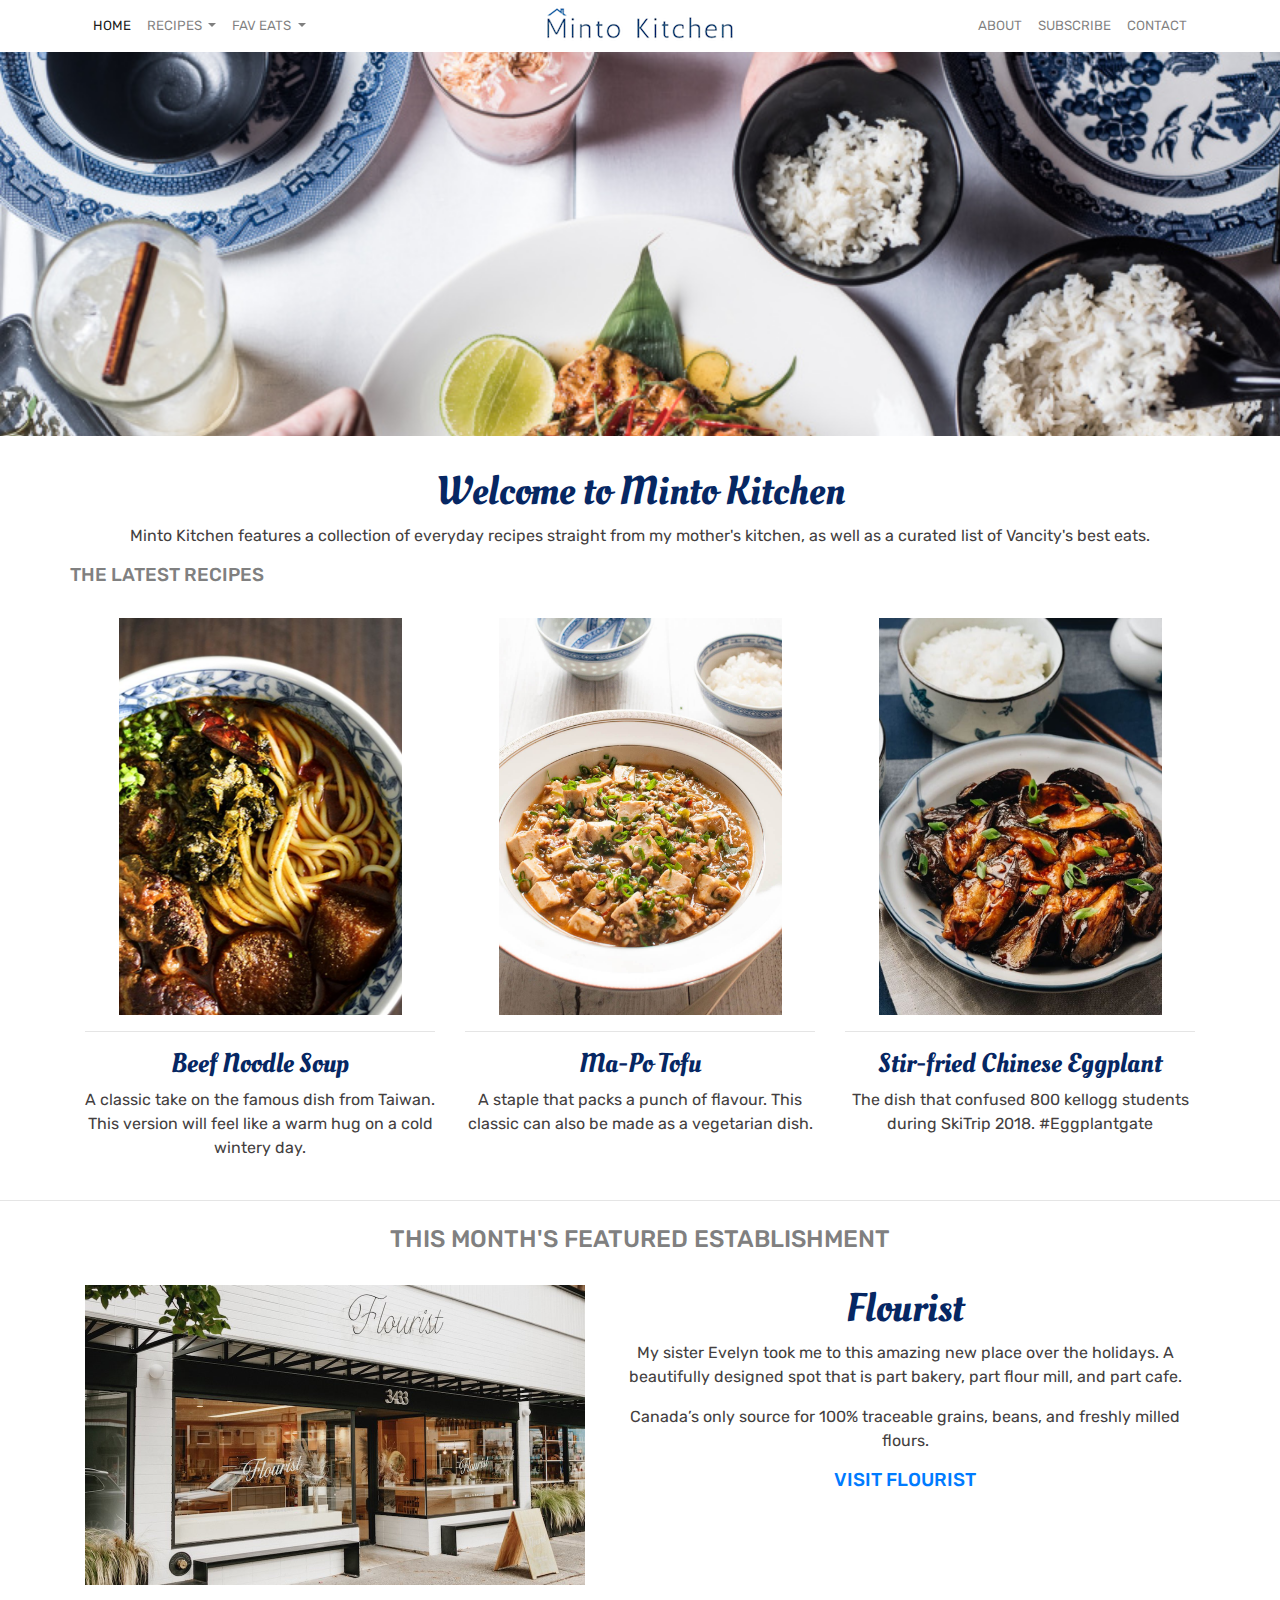
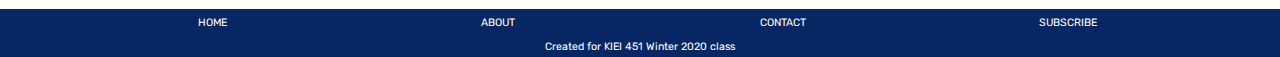
<file: index.html>
<!doctype html>
<html lang="en">

<head>
  <!-- Required meta tags -->
  <meta charset="utf-8">
  <meta name="viewport" content="width=device-width, initial-scale=1, shrink-to-fit=no">

  <!-- Google Fonts -->
  <link
    href="https://fonts.googleapis.com/css?family=Carter+One|Oleo+Script|Pacifico|Rubik|Shadows+Into+Light&display=swap"
    rel="stylesheet">

  <!-- Font Awesome -->
  <link rel="stylesheet" href="https://use.fontawesome.com/releases/v5.6.3/css/all.css"
    integrity="sha384-UHRtZLI+pbxtHCWp1t77Bi1L4ZtiqrqD80Kn4Z8NTSRyMA2Fd33n5dQ8lWUE00s/" crossorigin="anonymous">

  <!-- Bootstrap CSS -->
  <link rel="stylesheet" href="https://stackpath.bootstrapcdn.com/bootstrap/4.4.1/css/bootstrap.min.css"
    integrity="sha384-Vkoo8x4CGsO3+Hhxv8T/Q5PaXtkKtu6ug5TOeNV6gBiFeWPGFN9MuhOf23Q9Ifjh" crossorigin="anonymous">

  <!-- Your own CSS -->
  <link rel="stylesheet" href="styles.css">

  <!-- Icons -->
  <link rel="stylesheet" href="https://use.fontawesome.com/releases/v5.6.3/css/all.css"
    integrity="sha384-UHRtZLI+pbxtHCWp1t77Bi1L4ZtiqrqD80Kn4Z8NTSRyMA2Fd33n5dQ8lWUE00s/" crossorigin="anonymous">

  <title>Minto Kitchen</title>
</head>

<body>

  <!-- Navbar Element -->
  <nav class="navbar sticky-top navbar-expand-lg navbar-light bg-white">
    <div class="container">
      <a class="navbar-brand" href="index.html">
        <img src="MintoLogo.png">
      </a><button class="navbar-toggler" type="button" data-toggle="collapse" data-target="#navbarNavAltMarkup"
        aria-controls="navbarNavAltMarkup" aria-expanded="false" aria-label="Toggle navigation">
        <span class="navbar-toggler-icon"></span>
      </button>


      <div class="collapse navbar-collapse" id="navbarNavAltMarkup">
        <ul class="navbar-nav mr-auto">
          <li class="nav-item active">
            <a class="nav-link" href="index.html">HOME <span class="sr-only">(current)</span></a>
          </li>
          <li class="nav-item dropdown">
            <a class="nav-link dropdown-toggle" href="latestrecipes.html" id="navbarDropdown" role="button"
              data-toggle="dropdown" aria-haspopup="true" aria-expanded="false">
              RECIPES
            </a>
            <div class="dropdown-menu" aria-labelledby="navbarDropdown">
              <a class="dropdown-item" href="latestrecipes.html">LATEST RECIPES</a>
              <div class="dropdown-divider"></div>
              <a class="dropdown-item disabled" href="">RECIPE INDEX (coming soon!)</a>
            </div>
          </li>
          <li class="nav-item dropdown">
            <a class="nav-link dropdown-toggle" href="faveats.html" id="navbarDropdown" role="button"
              data-toggle="dropdown" aria-haspopup="true" aria-expanded="false">
              FAV EATS
            </a>
            <div class="dropdown-menu" aria-labelledby="navbarDropdown">
              <a class="dropdown-item" href="Vancouver.html">VANCOUVER</a>
              <a class="dropdown-item" href="Taipei.html">TAIPEI</a>
              <div class="dropdown-divider"></div>
              <a class="dropdown-item" href="faveats.html">CITY INDEX</a>
            </div>
          </li>
        </ul>
      </div>

      <div class="collapse navbar-collapse" id="navbarNavAltMarkup">
        <ul class="navbar-nav ml-auto">
          <li class="nav-item">
            <a class="nav-link" href="about.html">ABOUT</a>
          </li>
          <li class="nav-item">
            <a class="nav-link" href="subscribe.html">SUBSCRIBE</a>
          </li>
          <li class="nav-item">
            <a class="nav-link" href="contact.html">CONTACT</a>
          </li>
        </ul>
      </div>
    </div>
  </nav>

  <!-- Full width Jumbotron -->
  <div class="jumbotron jumbotron-fluid"></div>
  <!-- <a class="btn btn-outline-light btn-lg" href="map.html" role="button">Check out a map of my favourites</a> -->


  <!-- FEATURED RECIPES -->

  <div class="container">
    <div class="row">
      <div class="col text-center">
        <h1>Welcome to Minto Kitchen</h1>
        <p> Minto Kitchen features a collection of everyday recipes straight from my mother's kitchen, as well as a
          curated list of Vancity's best eats.</p>
      </div>
    </div>

    <div class="row text-center">
      <h3>THE LATEST RECIPES</h3>
    </div>
    <div class="row mt-4">
      <div class="col-sm-4 text-center">
        <img src="TWbeefnoodle.jpg">
        <hr>
        <a href="beefnoodlerecipe.html">
          <h2>Beef Noodle Soup</h2>
        </a>
        <p>A classic take on the famous dish from Taiwan. This version will feel like a warm hug on a cold wintery day.
        </p>
      </div>
      <div class="col-sm-4 text-center">
        <img src="MapoTofu.jpg">
        <hr>
        <a href="mapotofurecipe.html">
          <h2>Ma-Po Tofu</h2>
        </a>
        <p>A staple that packs a punch of flavour. This classic can also be made as a vegetarian dish.</p>
      </div>
      <div class="col-sm-4 text-center">
        <img src="ChineseEggPlant.jpg">
        <hr>
        <a href="eggplantrecipe.html">
          <h2>Stir-fried Chinese Eggplant</h2>
        </a>
        <p>The dish that confused 800 kellogg students during SkiTrip 2018. #Eggplantgate</p>
        <!-- h2>Featured Establishment</h2> -->
        <!-- <p>This place is every bread-lover's dream. <strong>Flourist</strong> features 100% traceable grains, beans, and freshly milled flours. Pop in for an avo-toast and coffee when picking up your next batch of stone-milled flour.</p> -->
      </div>
    </div>
  </div>

  <hr class="my-4">

  <!-- FEATURED RESTAURANTS -->
  <div class="container">
    <div class="row text-center">
      <div class="col text-center">
        <h4>THIS MONTH'S FEATURED ESTABLISHMENT</h4>
      </div>
    </div>
  </div>

  <div class="container featured">
    <div class="row mt-4">
      <div class="col-auto text-center">
        <img src="FlouristStorefront.jpg" class="img-fluid" alt="Responsive image">
      </div>
      <div class="col text-center">
        <h1> Flourist </h1>
        <p>My sister Evelyn took me to this amazing new place over the holidays. A beautifully designed spot that is
          part bakery, part flour mill, and part cafe.</p>
        <p>Canada’s only source for 100% traceable grains, beans, and freshly milled flours.
          <a href="https://flourist.com/">
            <h5>Visit Flourist</h5>
          </a>
        </p>
      </div>
    </div>
  </div>

  <!-- Footer -->

  <div class="footer">
    <div class="container">
      <div class="row mt-4 text-center">
        <div class="col-sm-3">
          <a href="index.html">
            <h9>HOME</h9>
          </a>
        </div>

        <div class="col-sm-3">
          <a href="about.html">
            <h9>ABOUT</h9>
          </a>
        </div>

        <div class="col-sm-3">
          <a href="contact.html">
            <h9>CONTACT</h9>
          </a>
        </div>

        <div class="col-sm-3">
          <a href="subscribe.html">
            <h9>SUBSCRIBE</h9>
          </a>
        </div>
      </div>
    </div>

    <div class="container">
      <div class="row text-center">
        <div class="col text-center">
          <h9>Created for KIEI 451 Winter 2020 class</h9>
        </div>
      </div>
    </div>
  </div>

  <!-- Optional JavaScript -->
  <!-- jQuery first, then Popper.js, then Bootstrap JS -->
  <script src="https://code.jquery.com/jquery-3.4.1.slim.min.js"
    integrity="sha384-J6qa4849blE2+poT4WnyKhv5vZF5SrPo0iEjwBvKU7imGFAV0wwj1yYfoRSJoZ+n"
    crossorigin="anonymous"></script>
  <script src="https://cdn.jsdelivr.net/npm/popper.js@1.16.0/dist/umd/popper.min.js"
    integrity="sha384-Q6E9RHvbIyZFJoft+2mJbHaEWldlvI9IOYy5n3zV9zzTtmI3UksdQRVvoxMfooAo"
    crossorigin="anonymous"></script>
  <script src="https://stackpath.bootstrapcdn.com/bootstrap/4.4.1/js/bootstrap.min.js"
    integrity="sha384-wfSDF2E50Y2D1uUdj0O3uMBJnjuUD4Ih7YwaYd1iqfktj0Uod8GCExl3Og8ifwB6"
    crossorigin="anonymous"></script>

</body>

</html>
</file>
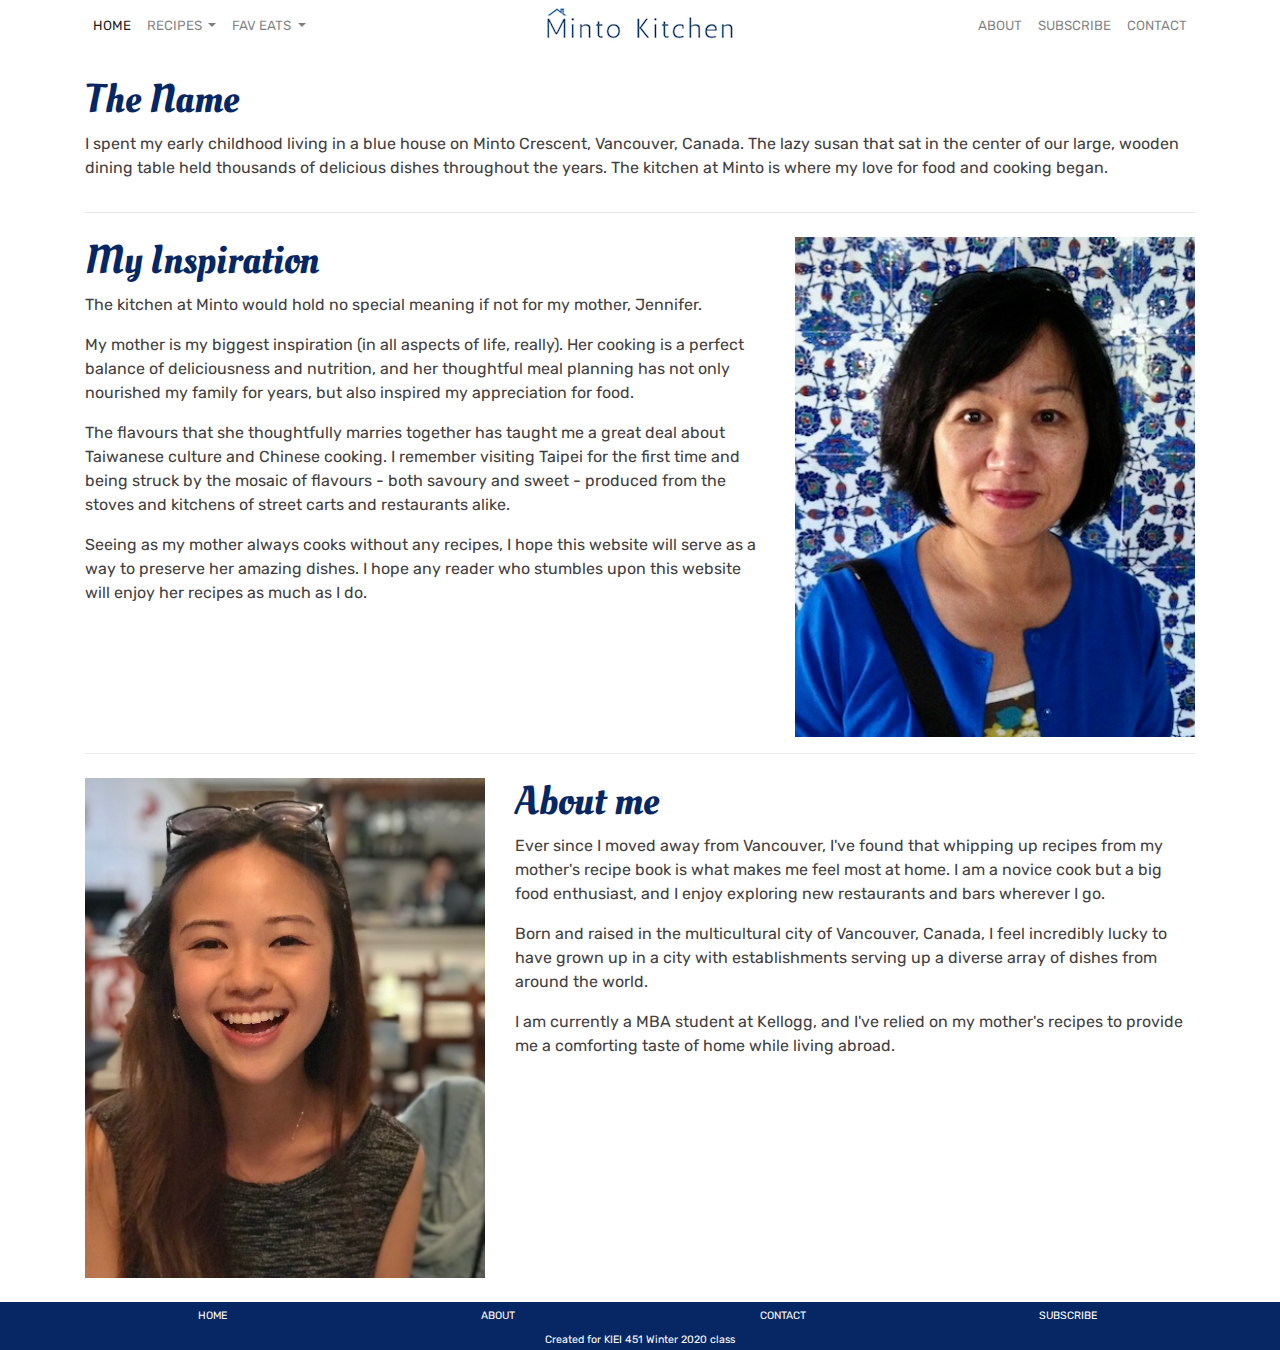
<file: about.html>
<!doctype html>
<html lang="en">

<head>
  <!-- Required meta tags -->
  <meta charset="utf-8">
  <meta name="viewport" content="width=device-width, initial-scale=1, shrink-to-fit=no">

  <!-- Google Fonts -->
  <link
    href="https://fonts.googleapis.com/css?family=Carter+One|Oleo+Script|Pacifico|Rubik|Shadows+Into+Light&display=swap"
    rel="stylesheet">

  <!-- Font Awesome -->
  <link rel="stylesheet" href="https://use.fontawesome.com/releases/v5.6.3/css/all.css"
    integrity="sha384-UHRtZLI+pbxtHCWp1t77Bi1L4ZtiqrqD80Kn4Z8NTSRyMA2Fd33n5dQ8lWUE00s/" crossorigin="anonymous">

  <!-- Bootstrap CSS -->
  <link rel="stylesheet" href="https://stackpath.bootstrapcdn.com/bootstrap/4.4.1/css/bootstrap.min.css"
    integrity="sha384-Vkoo8x4CGsO3+Hhxv8T/Q5PaXtkKtu6ug5TOeNV6gBiFeWPGFN9MuhOf23Q9Ifjh" crossorigin="anonymous">

  <!-- Your own CSS -->
  <link rel="stylesheet" href="styles.css">

  <!-- Icons -->
  <link rel="stylesheet" href="https://use.fontawesome.com/releases/v5.6.3/css/all.css"
    integrity="sha384-UHRtZLI+pbxtHCWp1t77Bi1L4ZtiqrqD80Kn4Z8NTSRyMA2Fd33n5dQ8lWUE00s/" crossorigin="anonymous">

  <title>Minto Kitchen</title>
</head>

<body>

  <!-- Navbar Element -->
  <nav class="navbar sticky-top navbar-expand-lg navbar-light bg-white">
    <div class="container">
      <a class="navbar-brand" href="index.html">
        <img src="MintoLogo.png">
      </a><button class="navbar-toggler" type="button" data-toggle="collapse" data-target="#navbarNavAltMarkup"
        aria-controls="navbarNavAltMarkup" aria-expanded="false" aria-label="Toggle navigation">
        <span class="navbar-toggler-icon"></span>
      </button>


      <div class="collapse navbar-collapse" id="navbarNavAltMarkup">
        <ul class="navbar-nav mr-auto">
          <li class="nav-item active">
            <a class="nav-link" href="index.html">HOME <span class="sr-only">(current)</span></a>
          </li>
          <li class="nav-item dropdown">
            <a class="nav-link dropdown-toggle" href="latestrecipes.html" id="navbarDropdown" role="button"
              data-toggle="dropdown" aria-haspopup="true" aria-expanded="false">
              RECIPES
            </a>
            <div class="dropdown-menu" aria-labelledby="navbarDropdown">
              <a class="dropdown-item" href="latestrecipes.html">LATEST RECIPES</a>
              <div class="dropdown-divider"></div>
              <a class="dropdown-item disabled" href="">RECIPE INDEX (coming soon!)</a>
            </div>
          </li>
          <li class="nav-item dropdown">
            <a class="nav-link dropdown-toggle" href="faveats.html" id="navbarDropdown" role="button"
              data-toggle="dropdown" aria-haspopup="true" aria-expanded="false">
              FAV EATS
            </a>
            <div class="dropdown-menu" aria-labelledby="navbarDropdown">
              <a class="dropdown-item" href="Vancouver.html">VANCOUVER</a>
              <a class="dropdown-item" href="Taipei.html">TAIPEI</a>
              <div class="dropdown-divider"></div>
              <a class="dropdown-item" href="faveats.html">CITY INDEX</a>
            </div>
          </li>
        </ul>
      </div>

      <div class="collapse navbar-collapse" id="navbarNavAltMarkup">
        <ul class="navbar-nav ml-auto">
          <li class="nav-item">
            <a class="nav-link" href="about.html">ABOUT</a>
          </li>
          <li class="nav-item">
            <a class="nav-link" href="subscribe.html">SUBSCRIBE</a>
          </li>
          <li class="nav-item">
            <a class="nav-link" href="contact.html">CONTACT</a>
          </li>
        </ul>
      </div>
    </div>
  </nav>

  <!-- Main Content -->

  <div class="container">
    <div class="row mt-4">
      <div class="col">
        <h1>The Name</h1>
        <p>I spent my early childhood living in a blue house on Minto Crescent, Vancouver, Canada. The lazy susan
          that sat in the center of our large, wooden dining table held thousands of delicious dishes throughout the
          years. The kitchen at Minto is where my love for food and cooking began. </p>
      </div>
    </div>
    <hr mt-4>
  </div>

  <div class="container">
    <div class="row mt-4">
      <div class="col">
        <h1> My Inspiration </h1>
        <p>The kitchen at Minto would hold no special meaning if not for my mother, Jennifer.</p>
        <p>My mother is my biggest inspiration (in all aspects of life, really). Her cooking is a perfect balance of
          deliciousness and nutrition, and her thoughtful meal planning has not only nourished my family for years, but
          also inspired my appreciation for food.</p>
        <p>The flavours that she thoughtfully marries together has taught me a great deal about Taiwanese culture and
          Chinese cooking. I remember visiting Taipei for the first time and being struck by the mosaic of flavours -
          both savoury and sweet - produced from the stoves and kitchens of street carts and restaurants alike.</p>
        <p>Seeing as my mother always cooks without any recipes, I hope this website will serve as a way to preserve her
          amazing dishes. I hope any reader who stumbles upon this website will enjoy her recipes as much as I do.
      </div>
      <div class="col-auto text-center" id="headshot">
        <img src="mommahsu.JPG" class="img-fluid" alt="Responsive image">
      </div>
    </div>
    <hr mt-4>
  </div>

  <div class="container">
    <div class="row mt-4">
      <div class="col-auto text-center" id="headshot">
        <img src="chheadshot.jpg" class="img-fluid" alt="Responsive image">
      </div>
      <div class="col">
        <h1> About me </h1>
        <p>Ever since I moved away from Vancouver, I've found that whipping up recipes from my mother's recipe book is
          what makes me feel most at home. I am a novice cook but a big food enthusiast, and I enjoy exploring new
          restaurants and bars wherever I go. </p>
        <p>Born and raised in the multicultural city of Vancouver, Canada, I feel incredibly lucky to have grown up in a
          city with establishments serving up a diverse array of dishes from around the world.</p>
        <p>I am currently a MBA student at Kellogg, and I've relied on my mother's recipes to provide me a comforting
          taste of home while living abroad.</p>
      </div>
    </div>
  </div>


  <!-- Footer -->


  <div class="footer">
    <div class="container">
      <div class="row mt-4 text-center">
        <div class="col-sm-3">
          <a href="index.html">
            <h9>HOME</h9>
          </a>
        </div>

        <div class="col-sm-3">
          <a href="about.html">
            <h9>ABOUT</h9>
          </a>
        </div>

        <div class="col-sm-3">
          <a href="contact.html">
            <h9>CONTACT</h9>
          </a>
        </div>

        <div class="col-sm-3">
          <a href="subscribe.html">
            <h9>SUBSCRIBE</h9>
          </a>
        </div>
      </div>
    </div>

    <div class="container">
      <div class="row text-center">
        <div class="col text-center">
          <h9>Created for KIEI 451 Winter 2020 class</h9>
        </div>
      </div>
    </div>
  </div>

  <!-- Optional JavaScript -->
  <!-- jQuery first, then Popper.js, then Bootstrap JS -->
  <script src="https://code.jquery.com/jquery-3.4.1.slim.min.js"
    integrity="sha384-J6qa4849blE2+poT4WnyKhv5vZF5SrPo0iEjwBvKU7imGFAV0wwj1yYfoRSJoZ+n"
    crossorigin="anonymous"></script>
  <script src="https://cdn.jsdelivr.net/npm/popper.js@1.16.0/dist/umd/popper.min.js"
    integrity="sha384-Q6E9RHvbIyZFJoft+2mJbHaEWldlvI9IOYy5n3zV9zzTtmI3UksdQRVvoxMfooAo"
    crossorigin="anonymous"></script>
  <script src="https://stackpath.bootstrapcdn.com/bootstrap/4.4.1/js/bootstrap.min.js"
    integrity="sha384-wfSDF2E50Y2D1uUdj0O3uMBJnjuUD4Ih7YwaYd1iqfktj0Uod8GCExl3Og8ifwB6"
    crossorigin="anonymous"></script>

</body>

</html>
</file>
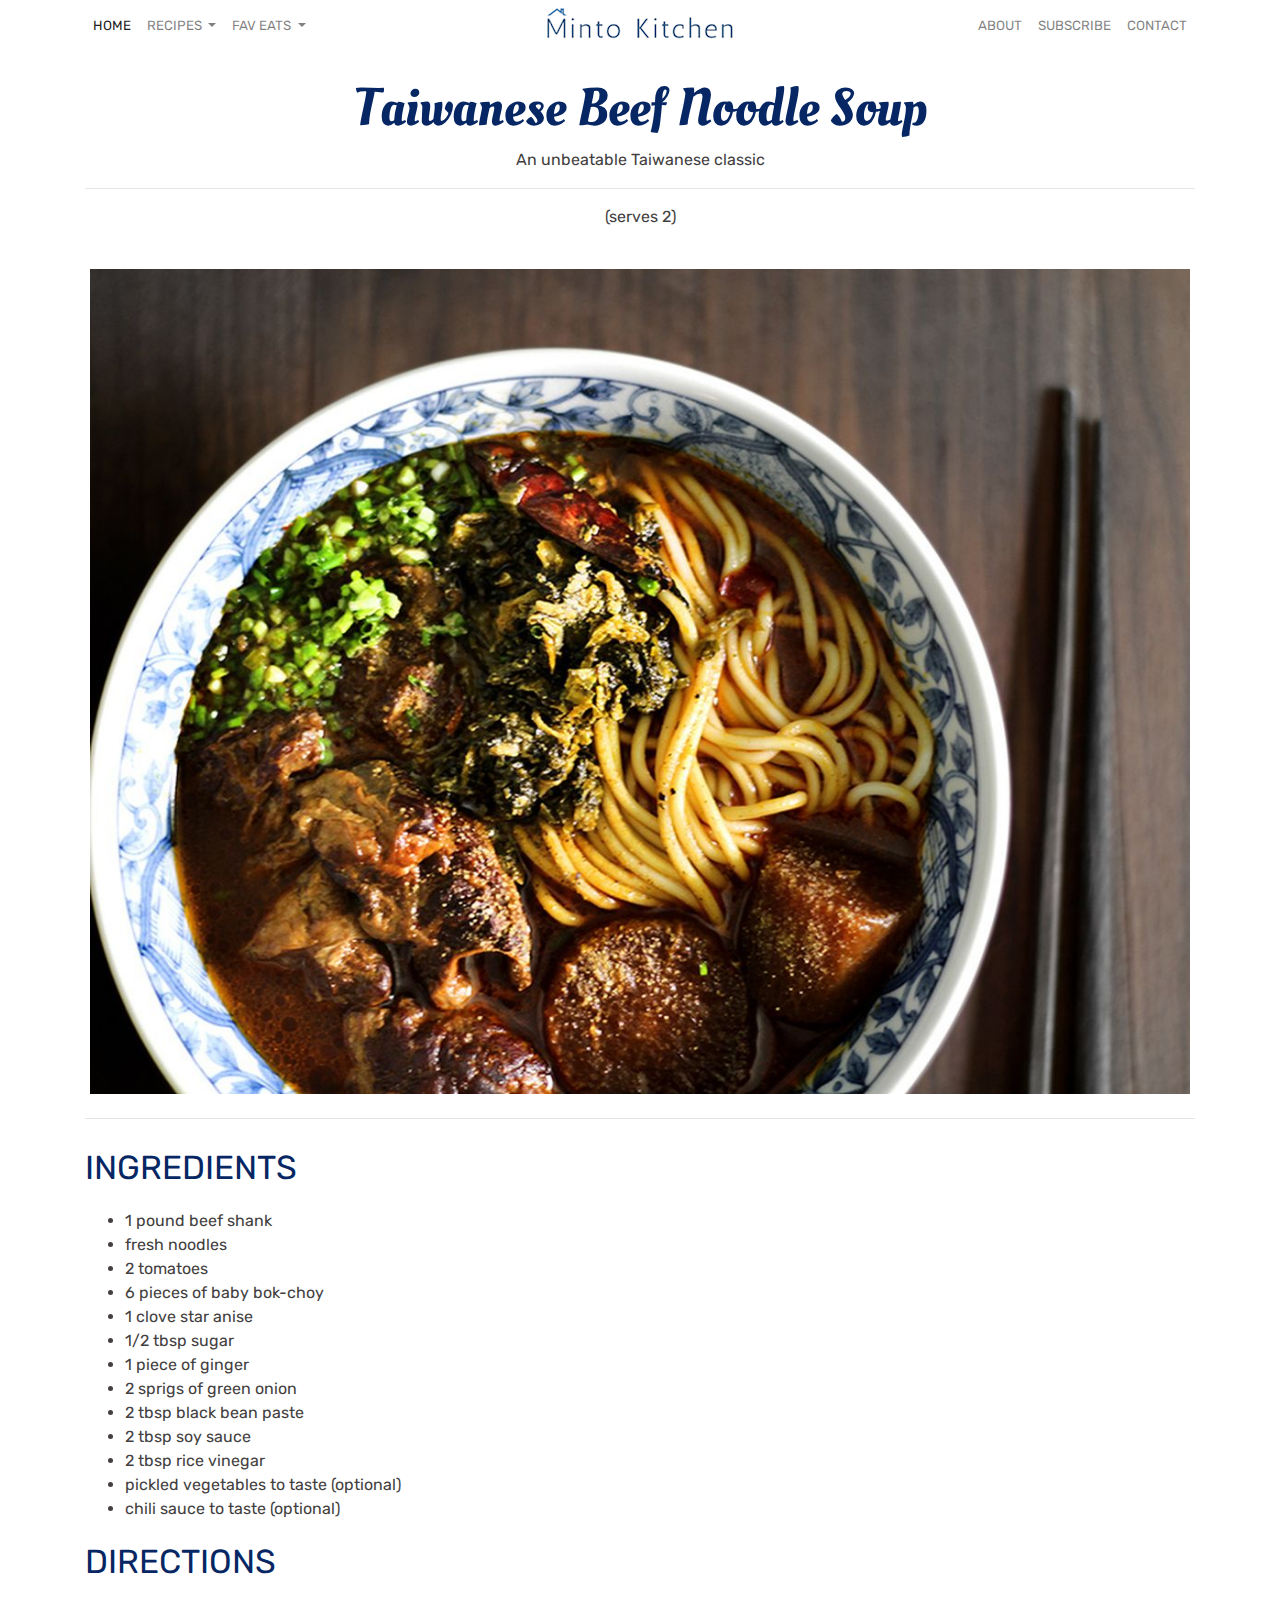
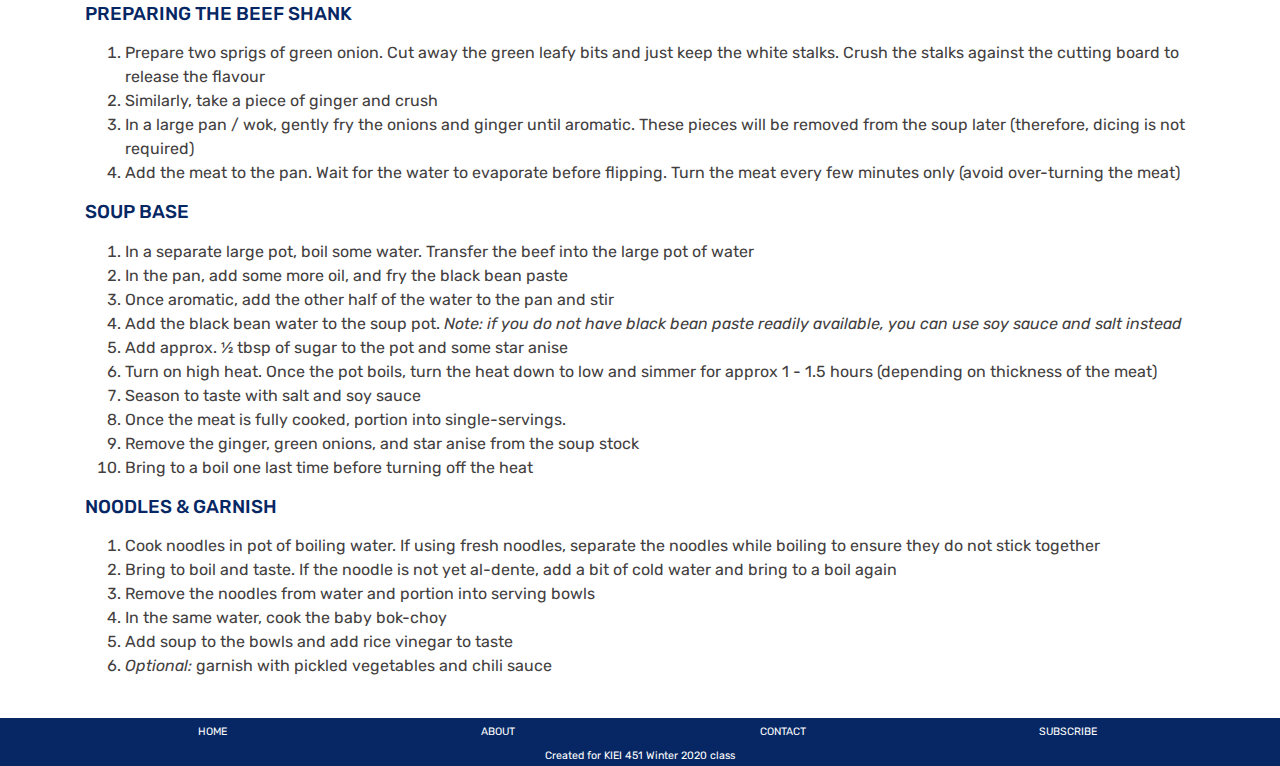
<file: beefnoodlerecipe.html>
<!doctype html>
<html lang="en">

<head>
  <!-- Required meta tags -->
  <meta charset="utf-8">
  <meta name="viewport" content="width=device-width, initial-scale=1, shrink-to-fit=no">

  <!-- Google Fonts -->
  <link
    href="https://fonts.googleapis.com/css?family=Carter+One|Oleo+Script|Pacifico|Rubik|Shadows+Into+Light&display=swap"
    rel="stylesheet">

  <!-- Font Awesome -->
  <link rel="stylesheet" href="https://use.fontawesome.com/releases/v5.6.3/css/all.css"
    integrity="sha384-UHRtZLI+pbxtHCWp1t77Bi1L4ZtiqrqD80Kn4Z8NTSRyMA2Fd33n5dQ8lWUE00s/" crossorigin="anonymous">

  <!-- Bootstrap CSS -->
  <link rel="stylesheet" href="https://stackpath.bootstrapcdn.com/bootstrap/4.4.1/css/bootstrap.min.css"
    integrity="sha384-Vkoo8x4CGsO3+Hhxv8T/Q5PaXtkKtu6ug5TOeNV6gBiFeWPGFN9MuhOf23Q9Ifjh" crossorigin="anonymous">

  <!-- Your own CSS -->
  <link rel="stylesheet" href="styles.css">

  <!-- Icons -->
  <link rel="stylesheet" href="https://use.fontawesome.com/releases/v5.6.3/css/all.css"
    integrity="sha384-UHRtZLI+pbxtHCWp1t77Bi1L4ZtiqrqD80Kn4Z8NTSRyMA2Fd33n5dQ8lWUE00s/" crossorigin="anonymous">

  <title>Minto Kitchen</title>
</head>

<body>

  <!-- Navbar Element -->
  <nav class="navbar sticky-top navbar-expand-lg navbar-light bg-white">
    <div class="container">
      <a class="navbar-brand" href="index.html">
        <img src="MintoLogo.png">
      </a><button class="navbar-toggler" type="button" data-toggle="collapse" data-target="#navbarNavAltMarkup"
        aria-controls="navbarNavAltMarkup" aria-expanded="false" aria-label="Toggle navigation">
        <span class="navbar-toggler-icon"></span>
      </button>


      <div class="collapse navbar-collapse" id="navbarNavAltMarkup">
        <ul class="navbar-nav mr-auto">
          <li class="nav-item active">
            <a class="nav-link" href="index.html">HOME <span class="sr-only">(current)</span></a>
          </li>
          <li class="nav-item dropdown">
            <a class="nav-link dropdown-toggle" href="latestrecipes.html" id="navbarDropdown" role="button"
              data-toggle="dropdown" aria-haspopup="true" aria-expanded="false">
              RECIPES
            </a>
            <div class="dropdown-menu" aria-labelledby="navbarDropdown">
              <a class="dropdown-item" href="latestrecipes.html">LATEST RECIPES</a>
              <div class="dropdown-divider"></div>
              <a class="dropdown-item disabled" href="">RECIPE INDEX (coming soon!)</a>
            </div>
          </li>
          <li class="nav-item dropdown">
            <a class="nav-link dropdown-toggle" href="faveats.html" id="navbarDropdown" role="button"
              data-toggle="dropdown" aria-haspopup="true" aria-expanded="false">
              FAV EATS
            </a>
            <div class="dropdown-menu" aria-labelledby="navbarDropdown">
              <a class="dropdown-item" href="Vancouver.html">VANCOUVER</a>
              <a class="dropdown-item" href="Taipei.html">TAIPEI</a>
              <div class="dropdown-divider"></div>
              <a class="dropdown-item" href="faveats.html">CITY INDEX</a>
            </div>
          </li>
        </ul>
      </div>

      <div class="collapse navbar-collapse" id="navbarNavAltMarkup">
        <ul class="navbar-nav ml-auto">
          <li class="nav-item">
            <a class="nav-link" href="about.html">ABOUT</a>
          </li>
          <li class="nav-item">
            <a class="nav-link" href="subscribe.html">SUBSCRIBE</a>
          </li>
          <li class="nav-item">
            <a class="nav-link" href="contact.html">CONTACT</a>
          </li>
        </ul>
      </div>
    </div>
  </nav>

  <!-- Recipe Elements -->
  <div class="container">
    <div class="row my-4">
      <div class="col text-center">
        <h6>Taiwanese Beef Noodle Soup</h6>
        <p>An unbeatable Taiwanese classic</p>
        <hr>
        <p>(serves 2)</p>
      </div>
    </div>
  </div>

  <div class="container recipe">
    <div class="row">
      <div class="col text-center">
        <img src="TWbeefnoodle.jpg" class="img-fluid" alt="Responsive image">
        <hr class="my-4">
      </div>
    </div>
  </div>



  <div class="container">
    <div class="row">
      <div class="col">
        <h7>INGREDIENTS</h7>
        <p>
          <ul>
            <li>1 pound beef shank</li>
            <li>fresh noodles</li>
            <li>2 tomatoes</li>
            <li>6 pieces of baby bok-choy</li>
            <li>1 clove star anise</li>
            <li>1/2 tbsp sugar</li>
            <li>1 piece of ginger</li>
            <li>2 sprigs of green onion</li>
            <li>2 tbsp black bean paste</li>
            <li>2 tbsp soy sauce</li>
            <li>2 tbsp rice vinegar</li>
            <li>pickled vegetables to taste (optional)</li>
            <li>chili sauce to taste (optional)</li>
          </ul>
        </p>
      </div>
    </div>
  </div>
  </div>

  <div class="container">
    <div class="row">
      <div class="col">
        <h7>DIRECTIONS</h7>
        <p>
          <h5>Preparing the Beef Shank</h5>
        </p>
        <p>
          <ol>
            <li>Prepare two sprigs of green onion. Cut away the green leafy bits and just keep the white stalks. Crush
              the stalks against the cutting board to release the flavour</li>
            <li>Similarly, take a piece of ginger and crush</li>
            <li>In a large pan / wok, gently fry the onions and ginger until aromatic. These pieces will be removed from
              the soup later (therefore, dicing is not required)</li>
            <li>Add the meat to the pan. Wait for the water to evaporate before flipping. Turn the meat every few
              minutes only (avoid over-turning the meat)</li>
          </ol>
        </p>
        <p>
          <h5>Soup Base</h5>
        </p>

        <p>
          <ol>
            <li>In a separate large pot, boil some water. Transfer the beef into the large pot of water</li>
            <li>In the pan, add some more oil, and fry the black bean paste</li>
            <li>Once aromatic, add the other half of the water to the pan and stir</li>
            <li>Add the black bean water to the soup pot. <em>Note: if you do not have black bean paste readily
                available, you can use soy sauce and salt instead</em></li>
            <li>Add approx. ½ tbsp of sugar to the pot and some star anise</li>
            <li>Turn on high heat. Once the pot boils, turn the heat down to low and simmer for approx 1 - 1.5 hours
              (depending on thickness of the meat)</li>
            <li>Season to taste with salt and soy sauce</li>
            <li>Once the meat is fully cooked, portion into single-servings.</li>
            <li>Remove the ginger, green onions, and star anise from the soup stock</li>
            <li>Bring to a boil one last time before turning off the heat</li>
          </ol>
        </p>

        <p>
          <h5>Noodles & Garnish</h5>
        </p>
        <p>
          <ol>
            <li>Cook noodles in pot of boiling water. If using fresh noodles, separate the noodles while boiling to
              ensure they do not stick together</li>
            <li>Bring to boil and taste. If the noodle is not yet al-dente, add a bit of cold water and bring to a boil
              again</li>
            <li>Remove the noodles from water and portion into serving bowls</li>
            <li>In the same water, cook the baby bok-choy</li>
            <li>Add soup to the bowls and add rice vinegar to taste</li>
            <li><em>Optional:</em> garnish with pickled vegetables and chili sauce</li>
          </ol>
        </p>
      </div>
    </div>
  </div>
  </div>

  <!-- Footer -->



  <div class="footer">
    <div class="container">
      <div class="row mt-4 text-center">
        <div class="col-sm-3">
          <a href="index.html">
            <h9>HOME</h9>
          </a>
        </div>

        <div class="col-sm-3">
          <a href="about.html">
            <h9>ABOUT</h9>
          </a>
        </div>

        <div class="col-sm-3">
          <a href="contact.html">
            <h9>CONTACT</h9>
          </a>
        </div>

        <div class="col-sm-3">
          <a href="subscribe.html">
            <h9>SUBSCRIBE</h9>
          </a>
        </div>
      </div>
    </div>

    <div class="container">
      <div class="row text-center">
        <div class="col text-center">
          <h9>Created for KIEI 451 Winter 2020 class</h9>
        </div>
      </div>
    </div>
  </div>

  <!-- Optional JavaScript -->
  <!-- jQuery first, then Popper.js, then Bootstrap JS -->
  <script src="https://code.jquery.com/jquery-3.4.1.slim.min.js"
    integrity="sha384-J6qa4849blE2+poT4WnyKhv5vZF5SrPo0iEjwBvKU7imGFAV0wwj1yYfoRSJoZ+n"
    crossorigin="anonymous"></script>
  <script src="https://cdn.jsdelivr.net/npm/popper.js@1.16.0/dist/umd/popper.min.js"
    integrity="sha384-Q6E9RHvbIyZFJoft+2mJbHaEWldlvI9IOYy5n3zV9zzTtmI3UksdQRVvoxMfooAo"
    crossorigin="anonymous"></script>
  <script src="https://stackpath.bootstrapcdn.com/bootstrap/4.4.1/js/bootstrap.min.js"
    integrity="sha384-wfSDF2E50Y2D1uUdj0O3uMBJnjuUD4Ih7YwaYd1iqfktj0Uod8GCExl3Og8ifwB6"
    crossorigin="anonymous"></script>

</body>

</html>
</file>
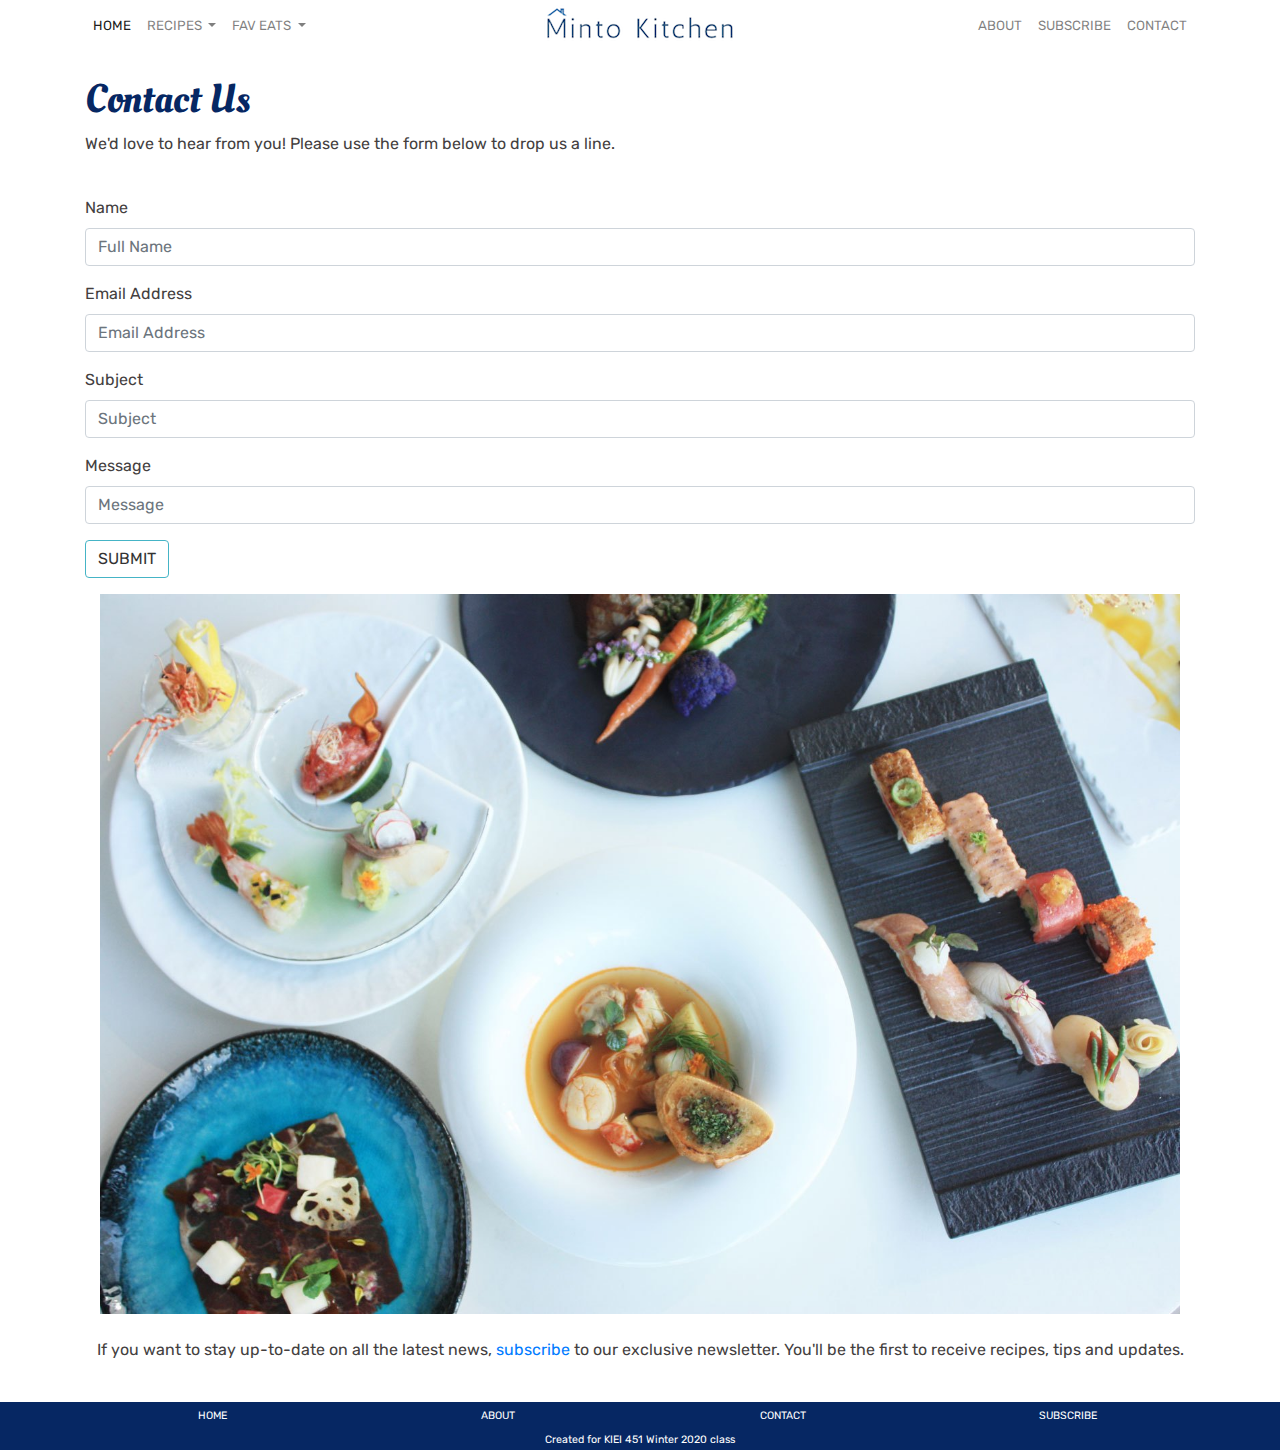
<file: contact.html>
<!doctype html>
<html lang="en">

<head>
  <!-- Required meta tags -->
  <meta charset="utf-8">
  <meta name="viewport" content="width=device-width, initial-scale=1, shrink-to-fit=no">

  <!-- Google Fonts -->
  <link
    href="https://fonts.googleapis.com/css?family=Carter+One|Oleo+Script|Pacifico|Rubik|Shadows+Into+Light&display=swap"
    rel="stylesheet">

  <!-- Font Awesome -->
  <link rel="stylesheet" href="https://use.fontawesome.com/releases/v5.6.3/css/all.css"
    integrity="sha384-UHRtZLI+pbxtHCWp1t77Bi1L4ZtiqrqD80Kn4Z8NTSRyMA2Fd33n5dQ8lWUE00s/" crossorigin="anonymous">

  <!-- Bootstrap CSS -->
  <link rel="stylesheet" href="https://stackpath.bootstrapcdn.com/bootstrap/4.4.1/css/bootstrap.min.css"
    integrity="sha384-Vkoo8x4CGsO3+Hhxv8T/Q5PaXtkKtu6ug5TOeNV6gBiFeWPGFN9MuhOf23Q9Ifjh" crossorigin="anonymous">

  <!-- Your own CSS -->
  <link rel="stylesheet" href="styles.css">

  <!-- Icons -->
  <link rel="stylesheet" href="https://use.fontawesome.com/releases/v5.6.3/css/all.css"
    integrity="sha384-UHRtZLI+pbxtHCWp1t77Bi1L4ZtiqrqD80Kn4Z8NTSRyMA2Fd33n5dQ8lWUE00s/" crossorigin="anonymous">

  <title>Minto Kitchen</title>
</head>

<body>

  <!-- Navbar Element -->
  <nav class="navbar sticky-top navbar-expand-lg navbar-light bg-white">
    <div class="container">
      <a class="navbar-brand" href="index.html">
        <img src="MintoLogo.png">
      </a><button class="navbar-toggler" type="button" data-toggle="collapse" data-target="#navbarNavAltMarkup"
        aria-controls="navbarNavAltMarkup" aria-expanded="false" aria-label="Toggle navigation">
        <span class="navbar-toggler-icon"></span>
      </button>


      <div class="collapse navbar-collapse" id="navbarNavAltMarkup">
        <ul class="navbar-nav mr-auto">
          <li class="nav-item active">
            <a class="nav-link" href="index.html">HOME <span class="sr-only">(current)</span></a>
          </li>
          <li class="nav-item dropdown">
            <a class="nav-link dropdown-toggle" href="latestrecipes.html" id="navbarDropdown" role="button"
              data-toggle="dropdown" aria-haspopup="true" aria-expanded="false">
              RECIPES
            </a>
            <div class="dropdown-menu" aria-labelledby="navbarDropdown">
              <a class="dropdown-item" href="latestrecipes.html">LATEST RECIPES</a>
              <div class="dropdown-divider"></div>
              <a class="dropdown-item disabled" href="">RECIPE INDEX (coming soon!)</a>
            </div>
          </li>
          <li class="nav-item dropdown">
            <a class="nav-link dropdown-toggle" href="faveats.html" id="navbarDropdown" role="button"
              data-toggle="dropdown" aria-haspopup="true" aria-expanded="false">
              FAV EATS
            </a>
            <div class="dropdown-menu" aria-labelledby="navbarDropdown">
              <a class="dropdown-item" href="Vancouver.html">VANCOUVER</a>
              <a class="dropdown-item" href="Taipei.html">TAIPEI</a>
              <div class="dropdown-divider"></div>
              <a class="dropdown-item" href="faveats.html">CITY INDEX</a>
            </div>
          </li>
        </ul>
      </div>

      <div class="collapse navbar-collapse" id="navbarNavAltMarkup">
        <ul class="navbar-nav ml-auto">
          <li class="nav-item">
            <a class="nav-link" href="about.html">ABOUT</a>
          </li>
          <li class="nav-item">
            <a class="nav-link" href="subscribe.html">SUBSCRIBE</a>
          </li>
          <li class="nav-item">
            <a class="nav-link" href="contact.html">CONTACT</a>
          </li>
        </ul>
      </div>
    </div>
  </nav>

  <!-- Form -->
  <div class="container">
    <div class="row mt-4">
      <div class="col">
        <h1>Contact Us</h1>
        <p> We'd love to hear from you! Please use the form below to drop us a line.</p>
      </div>
    </div>
  </div>

  <div class="container">
    <div class="row mt-4">
      <div class="col">
        <form action="https://formspree.io/xyywgkzq" method="POST">
          <div class="form-group">
            <label for="name_input">Name</label>
            <input type="text" class="form-control" id="name_input" placeholder="Full Name">
          </div>
          <div class="form-group">
            <label for="email_input">Email Address</label>
            <input type="email" class="form-control" id="email_input" placeholder="Email Address">
          </div>
          <div class="form-group">
            <label for="subject_input">Subject</label>
            <input type="text" class="form-control" id="subject_input" placeholder="Subject">
          </div>
          <div class="form-group">
            <label for="message_input">Message</label>
            <input type="text" class="form-control" id="subject_input" placeholder="Message">
          </div>
          <div class="form-group">
            <button class="tbn btn btn-outline-info">
              SUBMIT
            </button>
          </div>
        </form>
      </div>
    </div>

    <div class="col text-center">
      <img src="Miku_Background.jpg" class="img-fluid">
    </div>
  </div>

  <div class="row mt-4">
    <div class="col text-center">
      <p>If you want to stay up-to-date on all the latest news, <a href="subscribe.html">subscribe</a> to our exclusive
        newsletter. You'll be the first to receive recipes, tips and updates.</p>
    </div>
  </div>

  <!-- Footer -->



  <div class="footer">
    <div class="container">
      <div class="row mt-4 text-center">
        <div class="col-sm-3">
          <a href="index.html">
            <h9>HOME</h9>
          </a>
        </div>

        <div class="col-sm-3">
          <a href="about.html">
            <h9>ABOUT</h9>
          </a>
        </div>

        <div class="col-sm-3">
          <a href="contact.html">
            <h9>CONTACT</h9>
          </a>
        </div>

        <div class="col-sm-3">
          <a href="subscribe.html">
            <h9>SUBSCRIBE</h9>
          </a>
        </div>
      </div>
    </div>

    <div class="container">
      <div class="row text-center">
        <div class="col text-center">
          <h9>Created for KIEI 451 Winter 2020 class</h9>
        </div>
      </div>
    </div>
  </div>

  <!-- Optional JavaScript -->
  <!-- jQuery first, then Popper.js, then Bootstrap JS -->
  <script src="https://code.jquery.com/jquery-3.4.1.slim.min.js"
    integrity="sha384-J6qa4849blE2+poT4WnyKhv5vZF5SrPo0iEjwBvKU7imGFAV0wwj1yYfoRSJoZ+n"
    crossorigin="anonymous"></script>
  <script src="https://cdn.jsdelivr.net/npm/popper.js@1.16.0/dist/umd/popper.min.js"
    integrity="sha384-Q6E9RHvbIyZFJoft+2mJbHaEWldlvI9IOYy5n3zV9zzTtmI3UksdQRVvoxMfooAo"
    crossorigin="anonymous"></script>
  <script src="https://stackpath.bootstrapcdn.com/bootstrap/4.4.1/js/bootstrap.min.js"
    integrity="sha384-wfSDF2E50Y2D1uUdj0O3uMBJnjuUD4Ih7YwaYd1iqfktj0Uod8GCExl3Og8ifwB6"
    crossorigin="anonymous"></script>

</body>

</html>
</file>
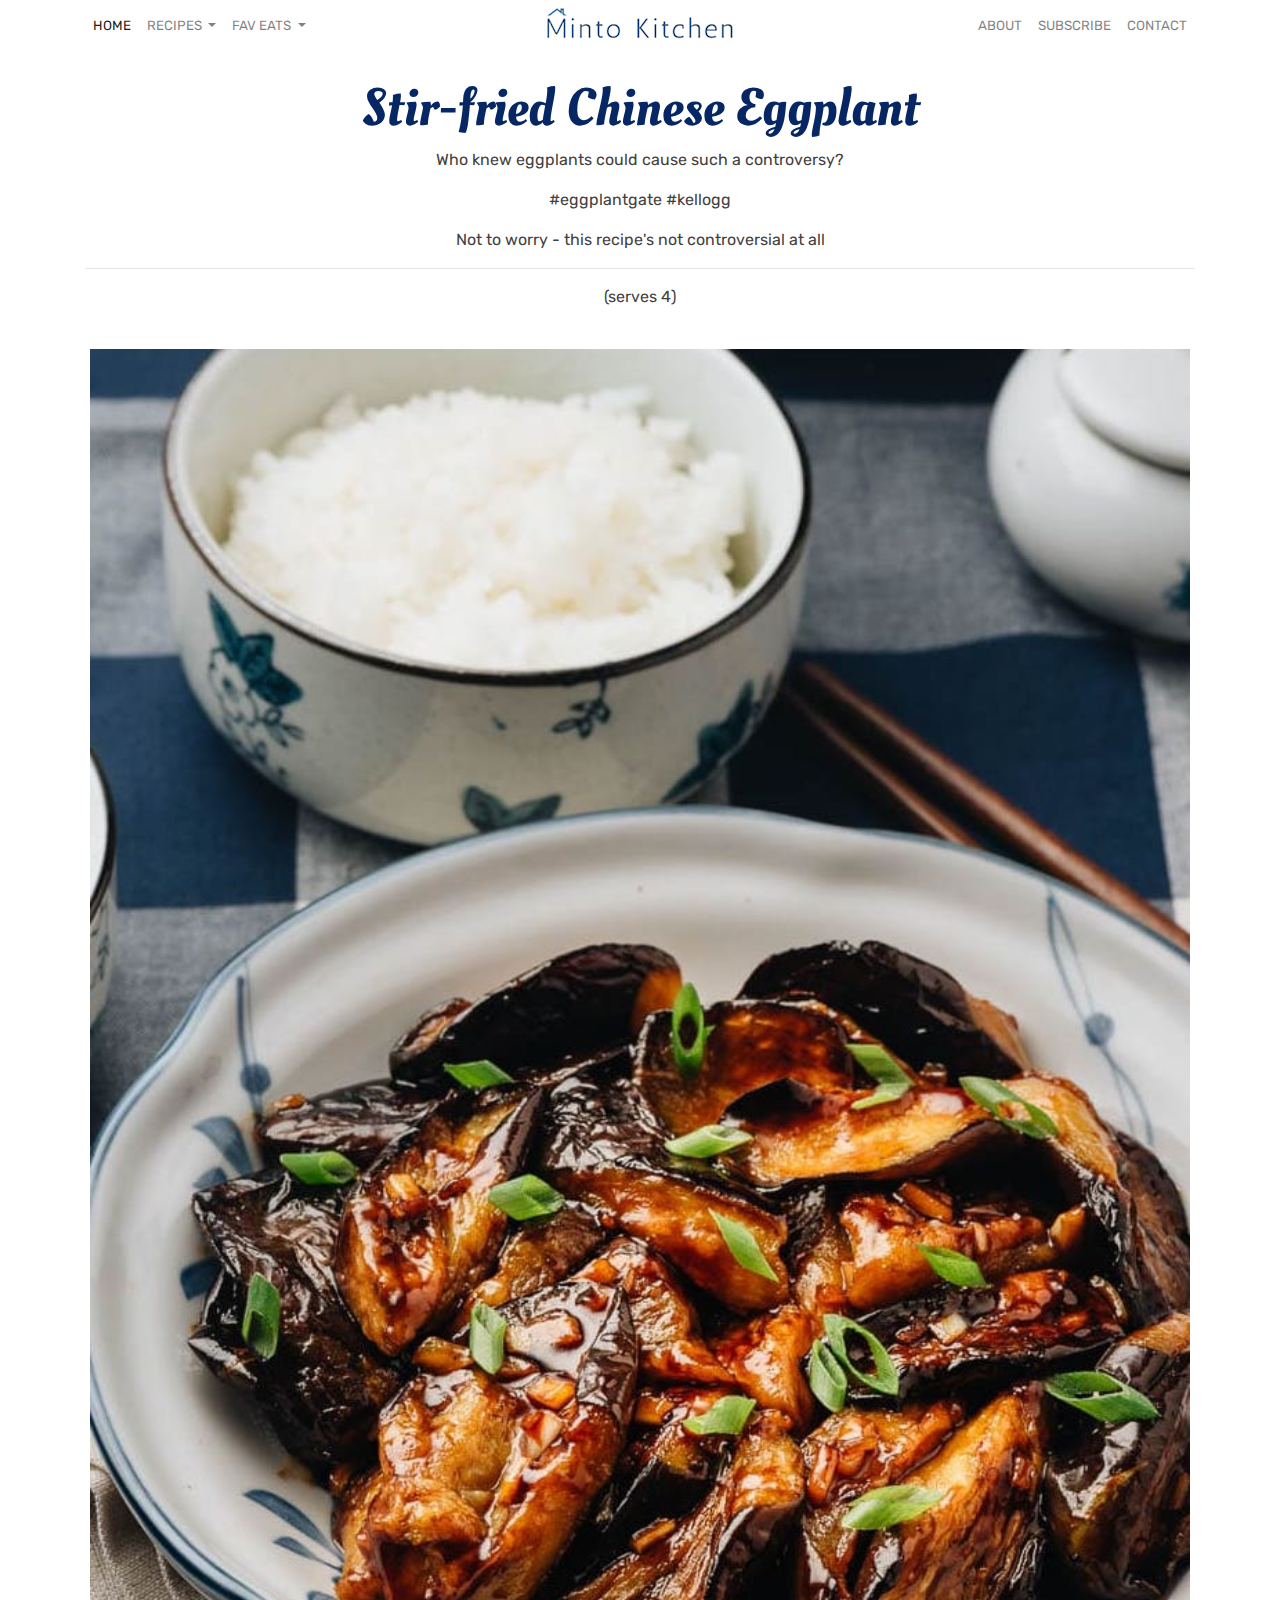
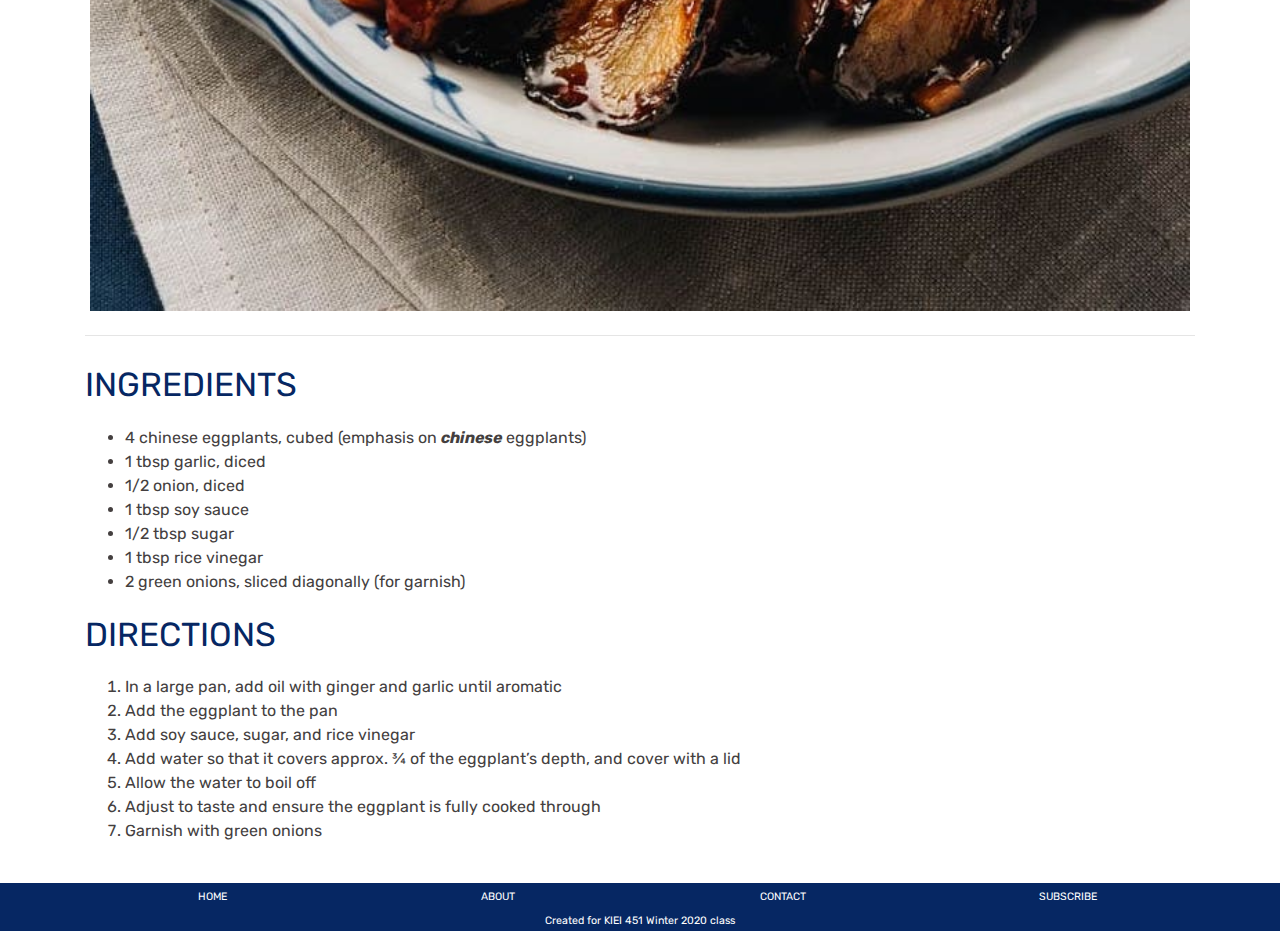
<file: eggplantrecipe.html>
<!doctype html>
<html lang="en">

<head>
  <!-- Required meta tags -->
  <meta charset="utf-8">
  <meta name="viewport" content="width=device-width, initial-scale=1, shrink-to-fit=no">

  <!-- Google Fonts -->
  <link
    href="https://fonts.googleapis.com/css?family=Carter+One|Oleo+Script|Pacifico|Rubik|Shadows+Into+Light&display=swap"
    rel="stylesheet">

  <!-- Font Awesome -->
  <link rel="stylesheet" href="https://use.fontawesome.com/releases/v5.6.3/css/all.css"
    integrity="sha384-UHRtZLI+pbxtHCWp1t77Bi1L4ZtiqrqD80Kn4Z8NTSRyMA2Fd33n5dQ8lWUE00s/" crossorigin="anonymous">

  <!-- Bootstrap CSS -->
  <link rel="stylesheet" href="https://stackpath.bootstrapcdn.com/bootstrap/4.4.1/css/bootstrap.min.css"
    integrity="sha384-Vkoo8x4CGsO3+Hhxv8T/Q5PaXtkKtu6ug5TOeNV6gBiFeWPGFN9MuhOf23Q9Ifjh" crossorigin="anonymous">

  <!-- Your own CSS -->
  <link rel="stylesheet" href="styles.css">

  <!-- Icons -->
  <link rel="stylesheet" href="https://use.fontawesome.com/releases/v5.6.3/css/all.css"
    integrity="sha384-UHRtZLI+pbxtHCWp1t77Bi1L4ZtiqrqD80Kn4Z8NTSRyMA2Fd33n5dQ8lWUE00s/" crossorigin="anonymous">

  <title>Minto Kitchen</title>
</head>

<body>

  <!-- Navbar Element -->
  <nav class="navbar sticky-top navbar-expand-lg navbar-light bg-white">
    <div class="container">
      <a class="navbar-brand" href="index.html">
        <img src="MintoLogo.png">
      </a><button class="navbar-toggler" type="button" data-toggle="collapse" data-target="#navbarNavAltMarkup"
        aria-controls="navbarNavAltMarkup" aria-expanded="false" aria-label="Toggle navigation">
        <span class="navbar-toggler-icon"></span>
      </button>


      <div class="collapse navbar-collapse" id="navbarNavAltMarkup">
        <ul class="navbar-nav mr-auto">
          <li class="nav-item active">
            <a class="nav-link" href="index.html">HOME <span class="sr-only">(current)</span></a>
          </li>
          <li class="nav-item dropdown">
            <a class="nav-link dropdown-toggle" href="latestrecipes.html" id="navbarDropdown" role="button"
              data-toggle="dropdown" aria-haspopup="true" aria-expanded="false">
              RECIPES
            </a>
            <div class="dropdown-menu" aria-labelledby="navbarDropdown">
              <a class="dropdown-item" href="latestrecipes.html">LATEST RECIPES</a>
              <div class="dropdown-divider"></div>
              <a class="dropdown-item disabled" href="">RECIPE INDEX (coming soon!)</a>
            </div>
          </li>
          <li class="nav-item dropdown">
            <a class="nav-link dropdown-toggle" href="faveats.html" id="navbarDropdown" role="button"
              data-toggle="dropdown" aria-haspopup="true" aria-expanded="false">
              FAV EATS
            </a>
            <div class="dropdown-menu" aria-labelledby="navbarDropdown">
              <a class="dropdown-item" href="Vancouver.html">VANCOUVER</a>
              <a class="dropdown-item" href="Taipei.html">TAIPEI</a>
              <div class="dropdown-divider"></div>
              <a class="dropdown-item" href="faveats.html">CITY INDEX</a>
            </div>
          </li>
        </ul>
      </div>

      <div class="collapse navbar-collapse" id="navbarNavAltMarkup">
        <ul class="navbar-nav ml-auto">
          <li class="nav-item">
            <a class="nav-link" href="about.html">ABOUT</a>
          </li>
          <li class="nav-item">
            <a class="nav-link" href="subscribe.html">SUBSCRIBE</a>
          </li>
          <li class="nav-item">
            <a class="nav-link" href="contact.html">CONTACT</a>
          </li>
        </ul>
      </div>
    </div>
  </nav>

  <!-- Recipe Elements -->
  <div class="container">
    <div class="row my-4">
      <div class="col text-center">
        <h6>Stir-fried Chinese Eggplant</h6>
        <p>Who knew eggplants could cause such a controversy?</p>
        <p>#eggplantgate #kellogg</p>
        <p>Not to worry - this recipe's not controversial at all</p>
        <hr>
        <p>(serves 4)</p>
      </div>
    </div>
  </div>

  <div class="container recipe">
    <div class="row">
      <div class="col text-center">
        <img src="ChineseEggPlant.jpg" class="img-fluid" alt="Responsive image">
        <hr class="my-4">
      </div>
    </div>
  </div>



  <div class="container">
    <div class="row">
      <div class="col">
        <h7>INGREDIENTS</h7>
        <p>
          <ul>
            <li>4 chinese eggplants, cubed (emphasis on <strong><em>chinese</em></strong> eggplants)</li>
            <li>1 tbsp garlic, diced</li>
            <li>1/2 onion, diced</li>
            <li>1 tbsp soy sauce</li>
            <li>1/2 tbsp sugar</li>
            <li>1 tbsp rice vinegar</li>
            <li>2 green onions, sliced diagonally (for garnish)</li>
          </ul>
        </p>
      </div>
    </div>
  </div>
  </div>

  <div class="container">
    <div class="row">
      <div class="col">
        <h7>DIRECTIONS</h7>
        <p>
          <ol>
            <li>In a large pan, add oil with ginger and garlic until aromatic</li>
            <li>Add the eggplant to the pan</li>
            <li>Add soy sauce, sugar, and rice vinegar</li>
            <li>Add water so that it covers approx. ¾ of the eggplant’s depth, and cover with a lid</li>
            <li>Allow the water to boil off</li>
            <li>Adjust to taste and ensure the eggplant is fully cooked through</li>
            <li>Garnish with green onions</li>
          </ol>
        </p>
      </div>
    </div>
  </div>
  </div>

  <!-- Footer -->



  <div class="footer">
    <div class="container">
      <div class="row mt-4 text-center">
        <div class="col-sm-3">
          <a href="index.html">
            <h9>HOME</h9>
          </a>
        </div>

        <div class="col-sm-3">
          <a href="about.html">
            <h9>ABOUT</h9>
          </a>
        </div>

        <div class="col-sm-3">
          <a href="contact.html">
            <h9>CONTACT</h9>
          </a>
        </div>

        <div class="col-sm-3">
          <a href="subscribe.html">
            <h9>SUBSCRIBE</h9>
          </a>
        </div>
      </div>
    </div>

    <div class="container">
      <div class="row text-center">
        <div class="col text-center">
          <h9>Created for KIEI 451 Winter 2020 class</h9>
        </div>
      </div>
    </div>
  </div>

  <!-- Optional JavaScript -->
  <!-- jQuery first, then Popper.js, then Bootstrap JS -->
  <script src="https://code.jquery.com/jquery-3.4.1.slim.min.js"
    integrity="sha384-J6qa4849blE2+poT4WnyKhv5vZF5SrPo0iEjwBvKU7imGFAV0wwj1yYfoRSJoZ+n"
    crossorigin="anonymous"></script>
  <script src="https://cdn.jsdelivr.net/npm/popper.js@1.16.0/dist/umd/popper.min.js"
    integrity="sha384-Q6E9RHvbIyZFJoft+2mJbHaEWldlvI9IOYy5n3zV9zzTtmI3UksdQRVvoxMfooAo"
    crossorigin="anonymous"></script>
  <script src="https://stackpath.bootstrapcdn.com/bootstrap/4.4.1/js/bootstrap.min.js"
    integrity="sha384-wfSDF2E50Y2D1uUdj0O3uMBJnjuUD4Ih7YwaYd1iqfktj0Uod8GCExl3Og8ifwB6"
    crossorigin="anonymous"></script>

</body>

</html>
</file>
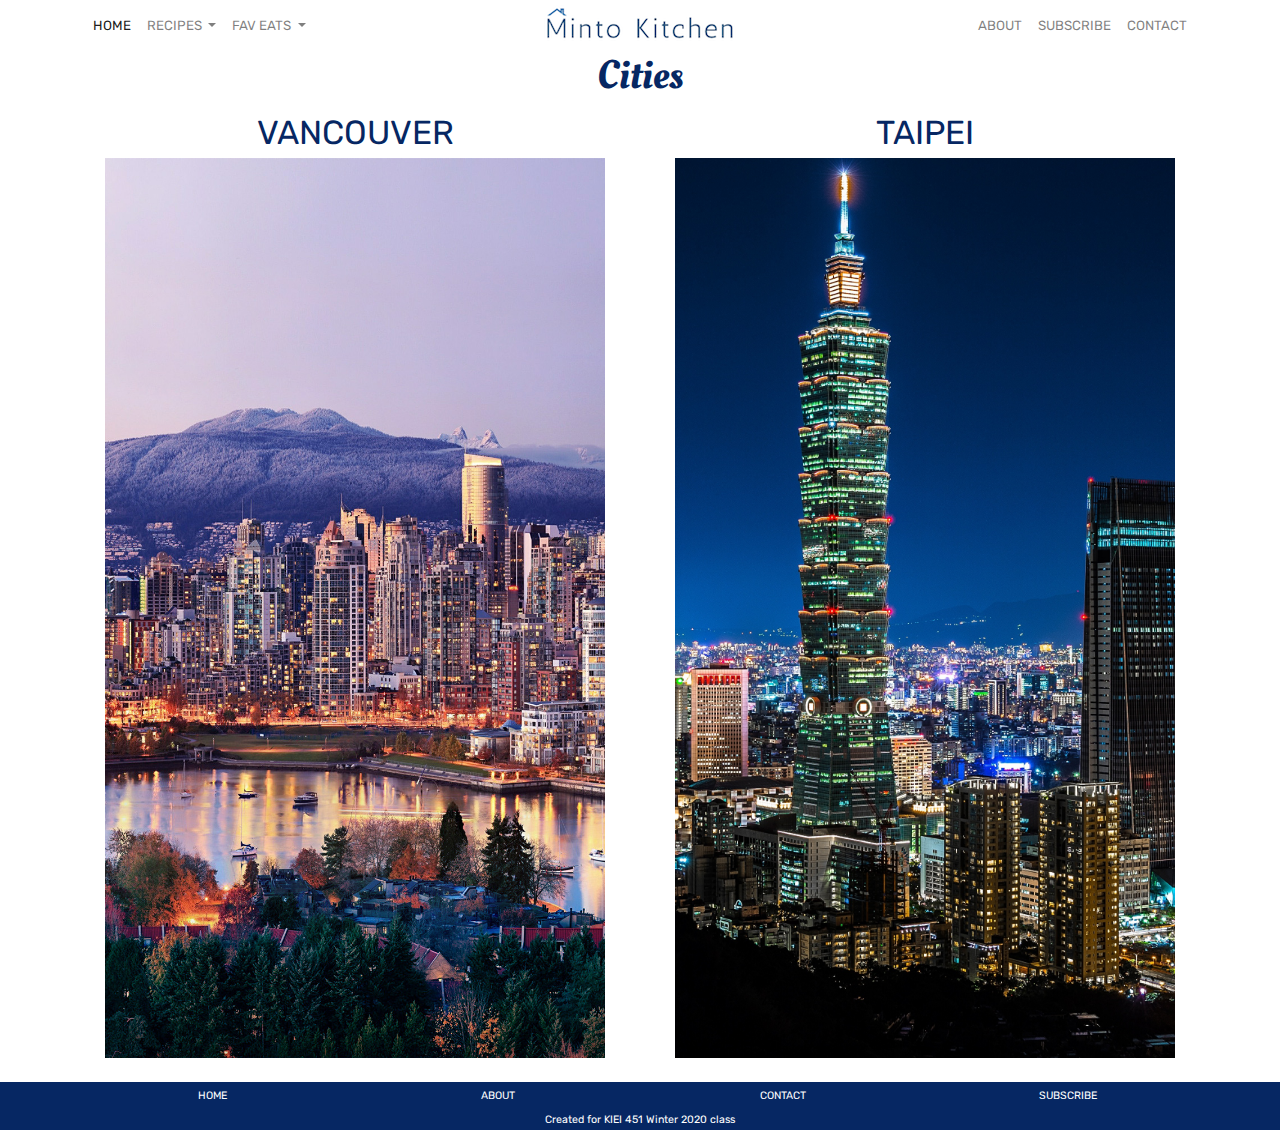
<file: faveats.html>
<!doctype html>
<html lang="en">

<head>
  <!-- Required meta tags -->
  <meta charset="utf-8">
  <meta name="viewport" content="width=device-width, initial-scale=1, shrink-to-fit=no">

  <!-- Google Fonts -->
  <link
    href="https://fonts.googleapis.com/css?family=Carter+One|Oleo+Script|Pacifico|Rubik|Shadows+Into+Light&display=swap"
    rel="stylesheet">

  <!-- Font Awesome -->
  <link rel="stylesheet" href="https://use.fontawesome.com/releases/v5.6.3/css/all.css"
    integrity="sha384-UHRtZLI+pbxtHCWp1t77Bi1L4ZtiqrqD80Kn4Z8NTSRyMA2Fd33n5dQ8lWUE00s/" crossorigin="anonymous">

  <!-- Bootstrap CSS -->
  <link rel="stylesheet" href="https://stackpath.bootstrapcdn.com/bootstrap/4.4.1/css/bootstrap.min.css"
    integrity="sha384-Vkoo8x4CGsO3+Hhxv8T/Q5PaXtkKtu6ug5TOeNV6gBiFeWPGFN9MuhOf23Q9Ifjh" crossorigin="anonymous">

  <!-- Your own CSS -->
  <link rel="stylesheet" href="styles.css">

  <!-- Icons -->
  <link rel="stylesheet" href="https://use.fontawesome.com/releases/v5.6.3/css/all.css"
    integrity="sha384-UHRtZLI+pbxtHCWp1t77Bi1L4ZtiqrqD80Kn4Z8NTSRyMA2Fd33n5dQ8lWUE00s/" crossorigin="anonymous">

  <title>Minto Kitchen</title>
</head>

<body>

  <!-- Navbar Element -->
  <nav class="navbar sticky-top navbar-expand-lg navbar-light bg-white">
    <div class="container">
      <a class="navbar-brand" href="index.html">
        <img src="MintoLogo.png">
      </a><button class="navbar-toggler" type="button" data-toggle="collapse" data-target="#navbarNavAltMarkup"
        aria-controls="navbarNavAltMarkup" aria-expanded="false" aria-label="Toggle navigation">
        <span class="navbar-toggler-icon"></span>
      </button>


      <div class="collapse navbar-collapse" id="navbarNavAltMarkup">
        <ul class="navbar-nav mr-auto">
          <li class="nav-item active">
            <a class="nav-link" href="index.html">HOME <span class="sr-only">(current)</span></a>
          </li>
          <li class="nav-item dropdown">
            <a class="nav-link dropdown-toggle" href="latestrecipes.html" id="navbarDropdown" role="button"
              data-toggle="dropdown" aria-haspopup="true" aria-expanded="false">
              RECIPES
            </a>
            <div class="dropdown-menu" aria-labelledby="navbarDropdown">
              <a class="dropdown-item" href="latestrecipes.html">LATEST RECIPES</a>
              <div class="dropdown-divider"></div>
              <a class="dropdown-item disabled" href="">RECIPE INDEX (coming soon!)</a>
            </div>
          </li>
          <li class="nav-item dropdown">
            <a class="nav-link dropdown-toggle" href="faveats.html" id="navbarDropdown" role="button"
              data-toggle="dropdown" aria-haspopup="true" aria-expanded="false">
              FAV EATS
            </a>
            <div class="dropdown-menu" aria-labelledby="navbarDropdown">
              <a class="dropdown-item" href="Vancouver.html">VANCOUVER</a>
              <a class="dropdown-item" href="Taipei.html">TAIPEI</a>
              <div class="dropdown-divider"></div>
              <a class="dropdown-item" href="faveats.html">CITY INDEX</a>
            </div>
          </li>
        </ul>
      </div>

      <div class="collapse navbar-collapse" id="navbarNavAltMarkup">
        <ul class="navbar-nav ml-auto">
          <li class="nav-item">
            <a class="nav-link" href="about.html">ABOUT</a>
          </li>
          <li class="nav-item">
            <a class="nav-link" href="subscribe.html">SUBSCRIBE</a>
          </li>
          <li class="nav-item">
            <a class="nav-link" href="contact.html">CONTACT</a>
          </li>
        </ul>
      </div>
    </div>
  </nav>

  <!-- Main content -->

  <div class="container cities">
    <div class="row text-center">
      <div class="col text-center">
        <h1>Cities</h1>
      </div>
    </div>
  </div>

  <div class="container cities">
    <div class="row text-center">
      <div class="col text-center">
        <a href="Vancouver.html">
          <h7>Vancouver</h7>
        </a>
      </div>
      <div class="col text-center">
        <a href="Taipei.html">
          <h7>Taipei</h7> 
        </a>
      </div>
    </div>

    <div class="row text-center">
      <div class="col">
        <img src="vancity.jpg" class="img-fluid" alt="Responsive image">
      </div>
      <div class="col">
        <img src="taipei2.png" class="img-fluid" alt="Responsive image">
      </div>
    </div>
  </div>

  <!-- Footer -->

  <div class="footer">
    <div class="container">
      <div class="row mt-4 text-center">
        <div class="col-sm-3">
          <a href="index.html">
            <h9>HOME</h9>
          </a>
        </div>

        <div class="col-sm-3">
          <a href="about.html">
            <h9>ABOUT</h9>
          </a>
        </div>

        <div class="col-sm-3">
          <a href="contact.html">
            <h9>CONTACT</h9>
          </a>
        </div>

        <div class="col-sm-3">
          <a href="subscribe.html">
            <h9>SUBSCRIBE</h9>
          </a>
        </div>
      </div>
    </div>

    <div class="container">
      <div class="row text-center">
        <div class="col text-center">
          <h9>Created for KIEI 451 Winter 2020 class</h9>
        </div>
      </div>
    </div>
  </div>

  <!-- Optional JavaScript -->
  <!-- jQuery first, then Popper.js, then Bootstrap JS -->
  <script src="https://code.jquery.com/jquery-3.4.1.slim.min.js"
    integrity="sha384-J6qa4849blE2+poT4WnyKhv5vZF5SrPo0iEjwBvKU7imGFAV0wwj1yYfoRSJoZ+n"
    crossorigin="anonymous"></script>
  <script src="https://cdn.jsdelivr.net/npm/popper.js@1.16.0/dist/umd/popper.min.js"
    integrity="sha384-Q6E9RHvbIyZFJoft+2mJbHaEWldlvI9IOYy5n3zV9zzTtmI3UksdQRVvoxMfooAo"
    crossorigin="anonymous"></script>
  <script src="https://stackpath.bootstrapcdn.com/bootstrap/4.4.1/js/bootstrap.min.js"
    integrity="sha384-wfSDF2E50Y2D1uUdj0O3uMBJnjuUD4Ih7YwaYd1iqfktj0Uod8GCExl3Og8ifwB6"
    crossorigin="anonymous"></script>

</body>

</html>
</file>
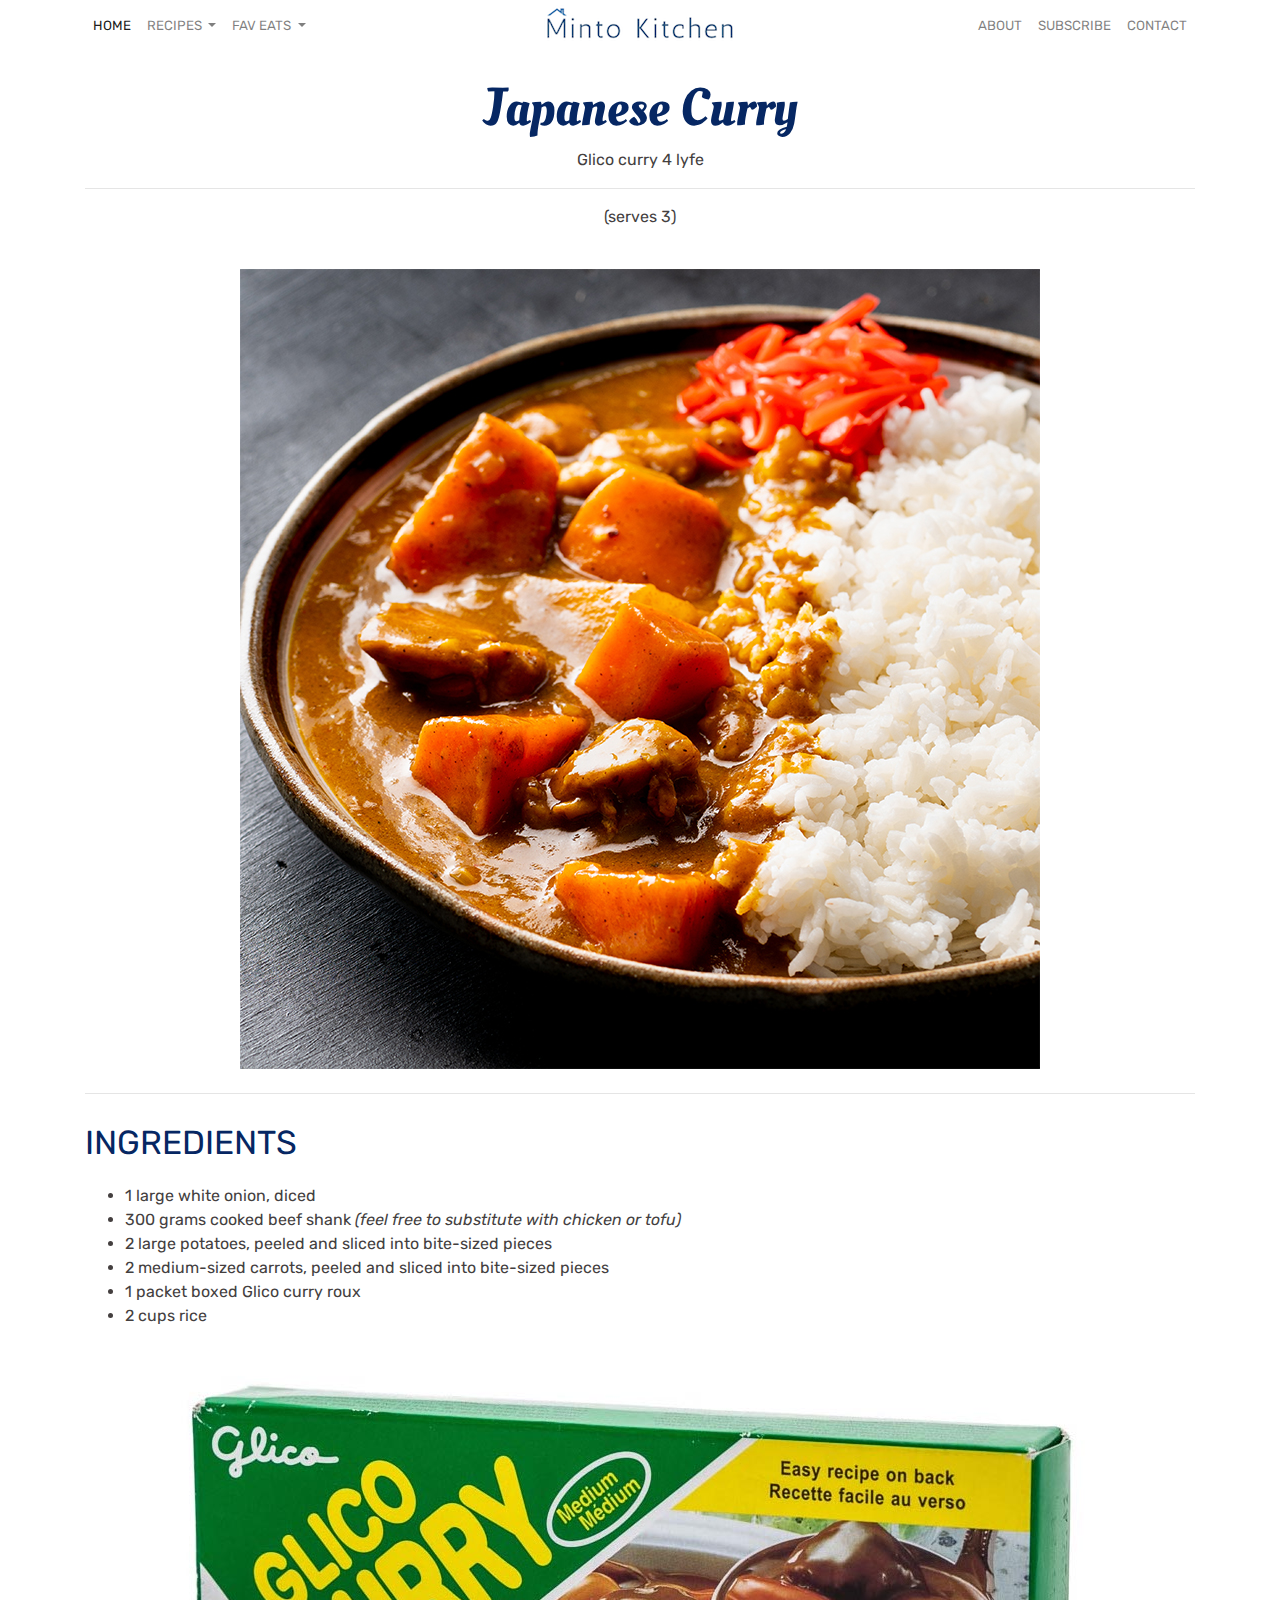
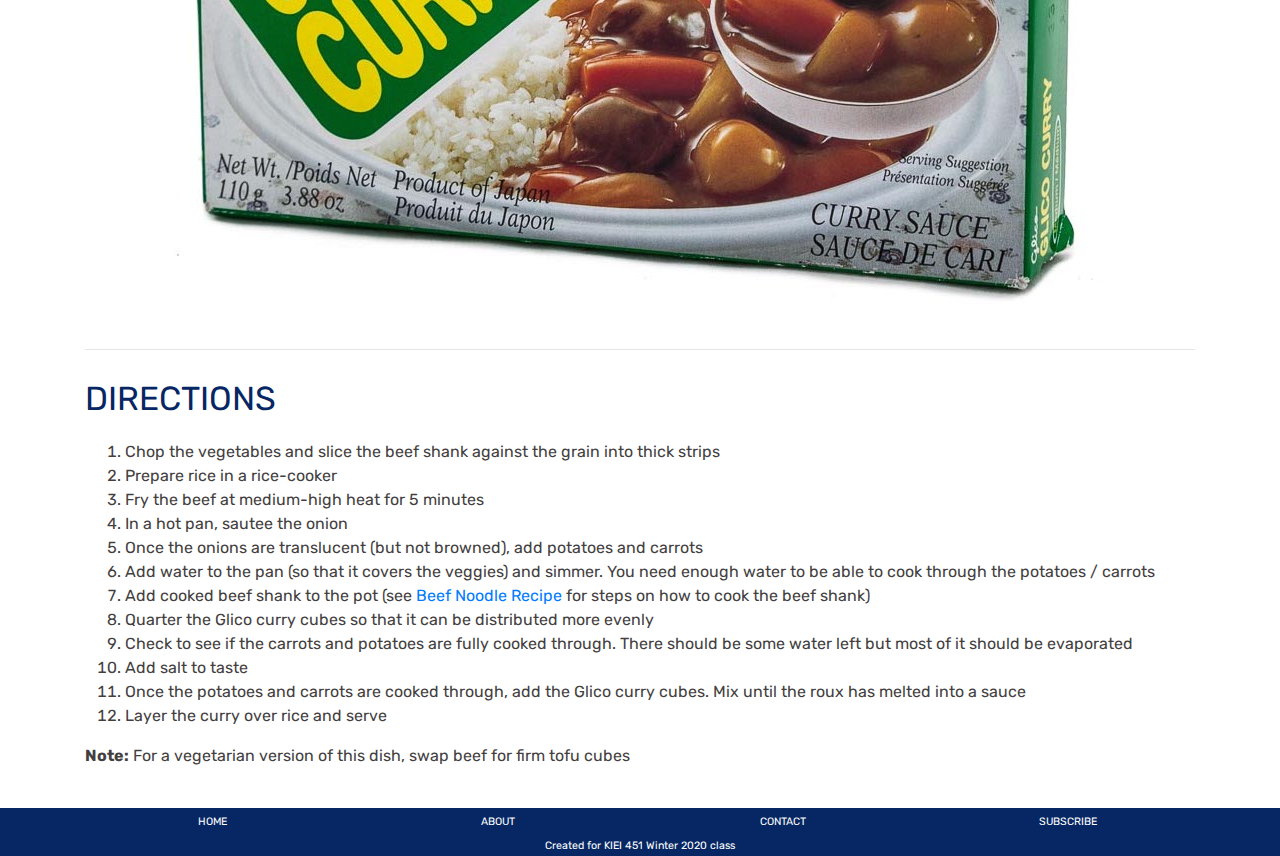
<file: jpcurryrecipe.html>
<!doctype html>
<html lang="en">

<head>
  <!-- Required meta tags -->
  <meta charset="utf-8">
  <meta name="viewport" content="width=device-width, initial-scale=1, shrink-to-fit=no">

  <!-- Google Fonts -->
  <link
    href="https://fonts.googleapis.com/css?family=Carter+One|Oleo+Script|Pacifico|Rubik|Shadows+Into+Light&display=swap"
    rel="stylesheet">

  <!-- Font Awesome -->
  <link rel="stylesheet" href="https://use.fontawesome.com/releases/v5.6.3/css/all.css"
    integrity="sha384-UHRtZLI+pbxtHCWp1t77Bi1L4ZtiqrqD80Kn4Z8NTSRyMA2Fd33n5dQ8lWUE00s/" crossorigin="anonymous">

  <!-- Bootstrap CSS -->
  <link rel="stylesheet" href="https://stackpath.bootstrapcdn.com/bootstrap/4.4.1/css/bootstrap.min.css"
    integrity="sha384-Vkoo8x4CGsO3+Hhxv8T/Q5PaXtkKtu6ug5TOeNV6gBiFeWPGFN9MuhOf23Q9Ifjh" crossorigin="anonymous">

  <!-- Your own CSS -->
  <link rel="stylesheet" href="styles.css">

  <!-- Icons -->
  <link rel="stylesheet" href="https://use.fontawesome.com/releases/v5.6.3/css/all.css"
    integrity="sha384-UHRtZLI+pbxtHCWp1t77Bi1L4ZtiqrqD80Kn4Z8NTSRyMA2Fd33n5dQ8lWUE00s/" crossorigin="anonymous">

  <title>Minto Kitchen</title>
</head>

<body>

  <!-- Navbar Element -->
  <nav class="navbar sticky-top navbar-expand-lg navbar-light bg-white">
    <div class="container">
      <a class="navbar-brand" href="index.html">
        <img src="MintoLogo.png">
      </a><button class="navbar-toggler" type="button" data-toggle="collapse" data-target="#navbarNavAltMarkup"
        aria-controls="navbarNavAltMarkup" aria-expanded="false" aria-label="Toggle navigation">
        <span class="navbar-toggler-icon"></span>
      </button>


      <div class="collapse navbar-collapse" id="navbarNavAltMarkup">
        <ul class="navbar-nav mr-auto">
          <li class="nav-item active">
            <a class="nav-link" href="index.html">HOME <span class="sr-only">(current)</span></a>
          </li>
          <li class="nav-item dropdown">
            <a class="nav-link dropdown-toggle" href="latestrecipes.html" id="navbarDropdown" role="button"
              data-toggle="dropdown" aria-haspopup="true" aria-expanded="false">
              RECIPES
            </a>
            <div class="dropdown-menu" aria-labelledby="navbarDropdown">
              <a class="dropdown-item" href="latestrecipes.html">LATEST RECIPES</a>
              <div class="dropdown-divider"></div>
              <a class="dropdown-item disabled" href="">RECIPE INDEX (coming soon!)</a>
            </div>
          </li>
          <li class="nav-item dropdown">
            <a class="nav-link dropdown-toggle" href="faveats.html" id="navbarDropdown" role="button"
              data-toggle="dropdown" aria-haspopup="true" aria-expanded="false">
              FAV EATS
            </a>
            <div class="dropdown-menu" aria-labelledby="navbarDropdown">
              <a class="dropdown-item" href="Vancouver.html">VANCOUVER</a>
              <a class="dropdown-item" href="Taipei.html">TAIPEI</a>
              <div class="dropdown-divider"></div>
              <a class="dropdown-item" href="faveats.html">CITY INDEX</a>
            </div>
          </li>
        </ul>
      </div>

      <div class="collapse navbar-collapse" id="navbarNavAltMarkup">
        <ul class="navbar-nav ml-auto">
          <li class="nav-item">
            <a class="nav-link" href="about.html">ABOUT</a>
          </li>
          <li class="nav-item">
            <a class="nav-link" href="subscribe.html">SUBSCRIBE</a>
          </li>
          <li class="nav-item">
            <a class="nav-link" href="contact.html">CONTACT</a>
          </li>
        </ul>
      </div>
    </div>
  </nav>

  <!-- Recipe Elements -->
  <div class="container">
    <div class="row my-4">
      <div class="col text-center">
        <h6>Japanese Curry</h6>
        <p>Glico curry 4 lyfe</p>
        <hr>
        <p>(serves 3)</p>
      </div>
    </div>
  </div>

  <div class="container">
    <div class="row">
      <div class="col text-center">
        <img src="JapaneseCurry.jpg" class="img-fluid" alt="Responsive image">
        <hr class="my-4">
      </div>
    </div>
  </div>



  <div class="container">
    <div class="row">
      <div class="col">
        <h7>INGREDIENTS</h7>
        <p>
          <ul>
            <li>1 large white onion, diced </li>
            <li>300 grams cooked beef shank <em>(feel free to substitute with chicken or tofu)</em></li>
            <li>2 large potatoes, peeled and sliced into bite-sized pieces</li>
            <li>2 medium-sized carrots, peeled and sliced into bite-sized pieces</li>
            <li>1 packet boxed Glico curry roux</li>
            <li>2 cups rice</li>
          </ul>
        </p>
      </div>
    </div>
  </div>
  </div>

  <div class="container">
    <div class="row">
      <div class="col text-center">
        <img src="glicocurry.jpg" class="img-fluid" alt="Responsive image">
        <hr class="my-4">
      </div>
    </div>
  </div>

  <div class="container">
    <div class="row">
      <div class="col">
        <h7>DIRECTIONS</h7>
        <p>
          <ol>
            <li>Chop the vegetables and slice the beef shank against the grain into thick strips</li>
            <li>Prepare rice in a rice-cooker</li>
            <li>Fry the beef at medium-high heat for 5 minutes</li>
            <li>In a hot pan, sautee the onion</li>
            <li>Once the onions are translucent (but not browned), add potatoes and carrots</li>
            <li>Add water to the pan (so that it covers the veggies) and simmer. You need enough water to be able to
              cook through the potatoes / carrots
            </li>
            <li>Add cooked beef shank to the pot (see <a href="beefnoodlerecipe.html">Beef Noodle Recipe</a> for steps
              on how to cook the beef shank)
            <li>Quarter the Glico curry cubes so that it can be distributed more evenly</li>
            <li>Check to see if the carrots and potatoes are fully cooked through. There should be some water left but
              most of it should be evaporated</li>
            <li>Add salt to taste</li>
            <li>Once the potatoes and carrots are cooked through, add the Glico curry cubes. Mix until the roux has
              melted into a sauce</li>
            <li>Layer the curry over rice and serve</li>
          </ol>
        </p>
        <p><strong>Note:</strong> For a vegetarian version of this dish, swap beef for firm tofu cubes
      </div>
    </div>
  </div>
  </div>

  <!-- Footer -->



  <div class="footer">
    <div class="container">
      <div class="row mt-4 text-center">
        <div class="col-sm-3">
          <a href="index.html">
            <h9>HOME</h9>
          </a>
        </div>

        <div class="col-sm-3">
          <a href="about.html">
            <h9>ABOUT</h9>
          </a>
        </div>

        <div class="col-sm-3">
          <a href="contact.html">
            <h9>CONTACT</h9>
          </a>
        </div>

        <div class="col-sm-3">
          <a href="subscribe.html">
            <h9>SUBSCRIBE</h9>
          </a>
        </div>
      </div>
    </div>

    <div class="container">
      <div class="row text-center">
        <div class="col text-center">
          <h9>Created for KIEI 451 Winter 2020 class</h9>
        </div>
      </div>
    </div>
  </div>

  <!-- Optional JavaScript -->
  <!-- jQuery first, then Popper.js, then Bootstrap JS -->
  <script src="https://code.jquery.com/jquery-3.4.1.slim.min.js"
    integrity="sha384-J6qa4849blE2+poT4WnyKhv5vZF5SrPo0iEjwBvKU7imGFAV0wwj1yYfoRSJoZ+n"
    crossorigin="anonymous"></script>
  <script src="https://cdn.jsdelivr.net/npm/popper.js@1.16.0/dist/umd/popper.min.js"
    integrity="sha384-Q6E9RHvbIyZFJoft+2mJbHaEWldlvI9IOYy5n3zV9zzTtmI3UksdQRVvoxMfooAo"
    crossorigin="anonymous"></script>
  <script src="https://stackpath.bootstrapcdn.com/bootstrap/4.4.1/js/bootstrap.min.js"
    integrity="sha384-wfSDF2E50Y2D1uUdj0O3uMBJnjuUD4Ih7YwaYd1iqfktj0Uod8GCExl3Og8ifwB6"
    crossorigin="anonymous"></script>

</body>

</html>
</file>
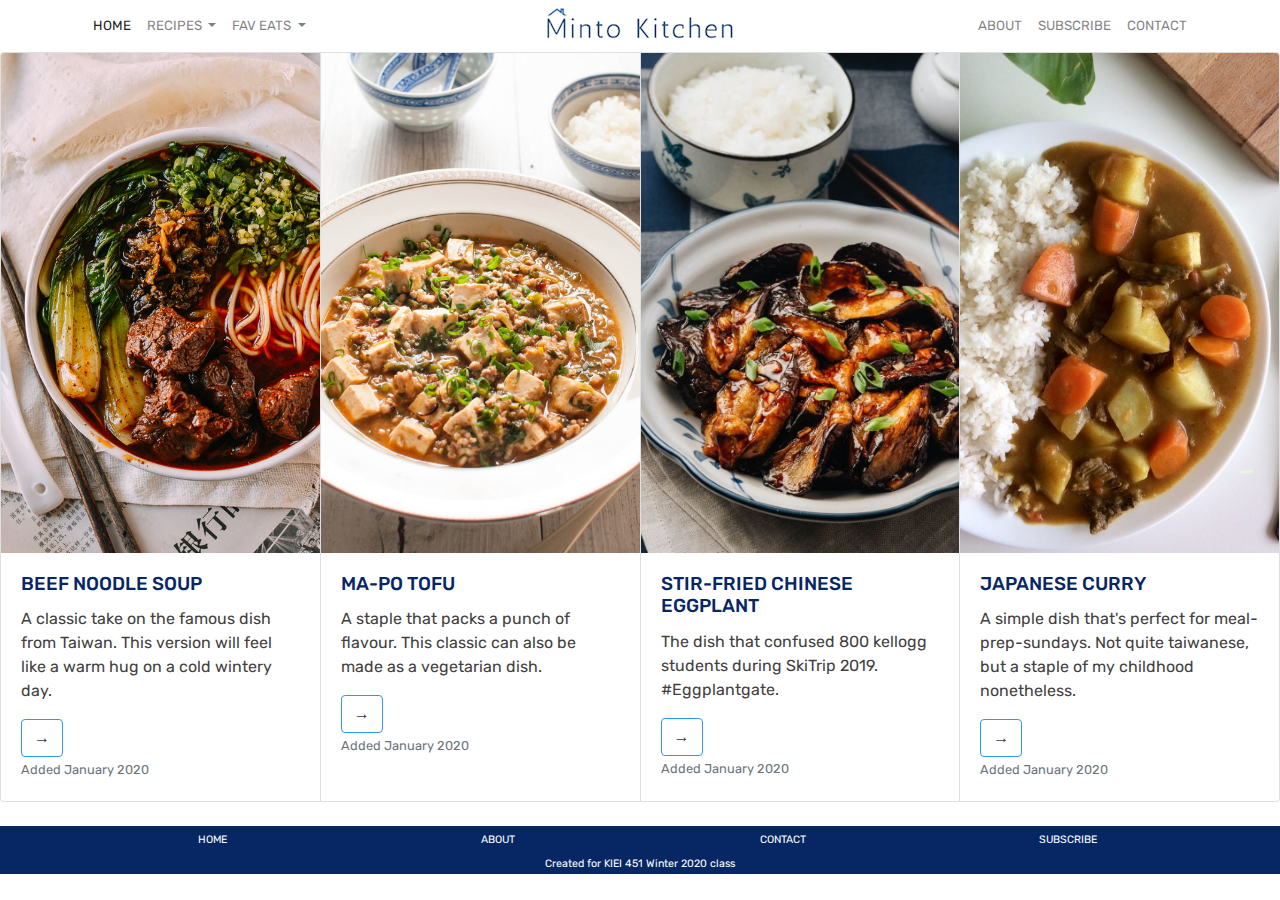
<file: latestrecipes.html>
<!doctype html>
<html lang="en">

<head>
  <!-- Required meta tags -->
  <meta charset="utf-8">
  <meta name="viewport" content="width=device-width, initial-scale=1, shrink-to-fit=no">

  <!-- Google Fonts -->
  <link
    href="https://fonts.googleapis.com/css?family=Carter+One|Oleo+Script|Pacifico|Rubik|Shadows+Into+Light&display=swap"
    rel="stylesheet">

  <!-- Font Awesome -->
  <link rel="stylesheet" href="https://use.fontawesome.com/releases/v5.6.3/css/all.css"
    integrity="sha384-UHRtZLI+pbxtHCWp1t77Bi1L4ZtiqrqD80Kn4Z8NTSRyMA2Fd33n5dQ8lWUE00s/" crossorigin="anonymous">

  <!-- Bootstrap CSS -->
  <link rel="stylesheet" href="https://stackpath.bootstrapcdn.com/bootstrap/4.4.1/css/bootstrap.min.css"
    integrity="sha384-Vkoo8x4CGsO3+Hhxv8T/Q5PaXtkKtu6ug5TOeNV6gBiFeWPGFN9MuhOf23Q9Ifjh" crossorigin="anonymous">

  <!-- Your own CSS -->
  <link rel="stylesheet" href="styles.css">

  <!-- Icons -->
  <link rel="stylesheet" href="https://use.fontawesome.com/releases/v5.6.3/css/all.css"
    integrity="sha384-UHRtZLI+pbxtHCWp1t77Bi1L4ZtiqrqD80Kn4Z8NTSRyMA2Fd33n5dQ8lWUE00s/" crossorigin="anonymous">

  <title>Minto Kitchen</title>
</head>

<body>

  <!-- Navbar Element -->
  <nav class="navbar sticky-top navbar-expand-lg navbar-light bg-white">
    <div class="container">
      <a class="navbar-brand" href="index.html">
        <img src="MintoLogo.png">
      </a><button class="navbar-toggler" type="button" data-toggle="collapse" data-target="#navbarNavAltMarkup"
        aria-controls="navbarNavAltMarkup" aria-expanded="false" aria-label="Toggle navigation">
        <span class="navbar-toggler-icon"></span>
      </button>


      <div class="collapse navbar-collapse" id="navbarNavAltMarkup">
        <ul class="navbar-nav mr-auto">
          <li class="nav-item active">
            <a class="nav-link" href="index.html">HOME <span class="sr-only">(current)</span></a>
          </li>
          <li class="nav-item dropdown">
            <a class="nav-link dropdown-toggle" href="latestrecipes.html" id="navbarDropdown" role="button"
              data-toggle="dropdown" aria-haspopup="true" aria-expanded="false">
              RECIPES
            </a>
            <div class="dropdown-menu" aria-labelledby="navbarDropdown">
              <a class="dropdown-item" href="latestrecipes.html">LATEST RECIPES</a>
              <div class="dropdown-divider"></div>
              <a class="dropdown-item disabled" href="">RECIPE INDEX (coming soon!)</a>
            </div>
          </li>
          <li class="nav-item dropdown">
            <a class="nav-link dropdown-toggle" href="faveats.html" id="navbarDropdown" role="button"
              data-toggle="dropdown" aria-haspopup="true" aria-expanded="false">
              FAV EATS
            </a>
            <div class="dropdown-menu" aria-labelledby="navbarDropdown">
              <a class="dropdown-item" href="Vancouver.html">VANCOUVER</a>
              <a class="dropdown-item" href="Taipei.html">TAIPEI</a>
              <div class="dropdown-divider"></div>
              <a class="dropdown-item" href="faveats.html">CITY INDEX</a>
            </div>
          </li>
        </ul>
      </div>

      <div class="collapse navbar-collapse" id="navbarNavAltMarkup">
        <ul class="navbar-nav ml-auto">
          <li class="nav-item">
            <a class="nav-link" href="about.html">ABOUT</a>
          </li>
          <li class="nav-item">
            <a class="nav-link" href="subscribe.html">SUBSCRIBE</a>
          </li>
          <li class="nav-item">
            <a class="nav-link" href="contact.html">CONTACT</a>
          </li>
        </ul>
      </div>
    </div>
  </nav>

  <!-- Card groups -->

  <div class="card-group">
    <div class="card">
      <img class="card-img-top" src="beefnoodle2.jpg">
      <div class="card-body">
        <h5 class="card-title">Beef Noodle Soup</h5>
        <p class="card-text">A classic take on the famous dish from Taiwan. This version will feel like a warm hug on a
          cold wintery day.</p>
        <a href="beefnoodlerecipe.html" class="btn btn-primary">→</a>
        <p class="card-text"><small class="text-muted">Added January 2020</small></p>
      </div>
    </div>
    <div class="card">
      <img class="card-img-top" src="MapoTofu.jpg">
      <div class="card-body">
        <h5 class="card-title">Ma-po Tofu</h5>
        <p class="card-text">A staple that packs a punch of flavour. This classic can also be made as a vegetarian dish.
        </p>
        <a href="mapotofurecipe.html" class="btn btn-primary">→</a>
        <p class="card-text"><small class="text-muted">Added January 2020</small></p>
      </div>
    </div>
    <div class="card">
      <img class="card-img-top" src="ChineseEggPlant.jpg">
      <div class="card-body">
        <h5 class="card-title">Stir-Fried Chinese Eggplant</h5>
        <p class="card-text">The dish that confused 800 kellogg students during SkiTrip 2019. #Eggplantgate.</p>
        <a href="eggplantrecipe.html" class="btn btn-primary">→</a>
        <p class="card-text"><small class="text-muted">Added January 2020</small></p>
      </div>
    </div>
    <div class="card">
      <img class="card-img-top" src="JapaneseCurry2.jpg">
      <div class="card-body">
        <h5 class="card-title">Japanese Curry</h5>
        <p class="card-text">A simple dish that's perfect for meal-prep-sundays. Not quite taiwanese, but a staple of my
          childhood nonetheless.</p>
        <a href="jpcurryrecipe.html" class="btn btn-primary">→</a>
        <p class="card-text"><small class="text-muted">Added January 2020</small></p>
      </div>
    </div>
  </div>

  <!-- Footer -->



  <div class="footer">
    <div class="container">
      <div class="row mt-4 text-center">
        <div class="col-sm-3">
          <a href="index.html">
            <h9>HOME</h9>
          </a>
        </div>

        <div class="col-sm-3">
          <a href="about.html">
            <h9>ABOUT</h9>
          </a>
        </div>

        <div class="col-sm-3">
          <a href="contact.html">
            <h9>CONTACT</h9>
          </a>
        </div>

        <div class="col-sm-3">
          <a href="subscribe.html">
            <h9>SUBSCRIBE</h9>
          </a>
        </div>
      </div>
    </div>

    <div class="container">
      <div class="row text-center">
        <div class="col text-center">
          <h9>Created for KIEI 451 Winter 2020 class</h9>
        </div>
      </div>
    </div>
  </div>

  <!-- Optional JavaScript -->
  <!-- jQuery first, then Popper.js, then Bootstrap JS -->
  <script src="https://code.jquery.com/jquery-3.4.1.slim.min.js"
    integrity="sha384-J6qa4849blE2+poT4WnyKhv5vZF5SrPo0iEjwBvKU7imGFAV0wwj1yYfoRSJoZ+n"
    crossorigin="anonymous"></script>
  <script src="https://cdn.jsdelivr.net/npm/popper.js@1.16.0/dist/umd/popper.min.js"
    integrity="sha384-Q6E9RHvbIyZFJoft+2mJbHaEWldlvI9IOYy5n3zV9zzTtmI3UksdQRVvoxMfooAo"
    crossorigin="anonymous"></script>
  <script src="https://stackpath.bootstrapcdn.com/bootstrap/4.4.1/js/bootstrap.min.js"
    integrity="sha384-wfSDF2E50Y2D1uUdj0O3uMBJnjuUD4Ih7YwaYd1iqfktj0Uod8GCExl3Og8ifwB6"
    crossorigin="anonymous"></script>

</body>

</html>
</file>
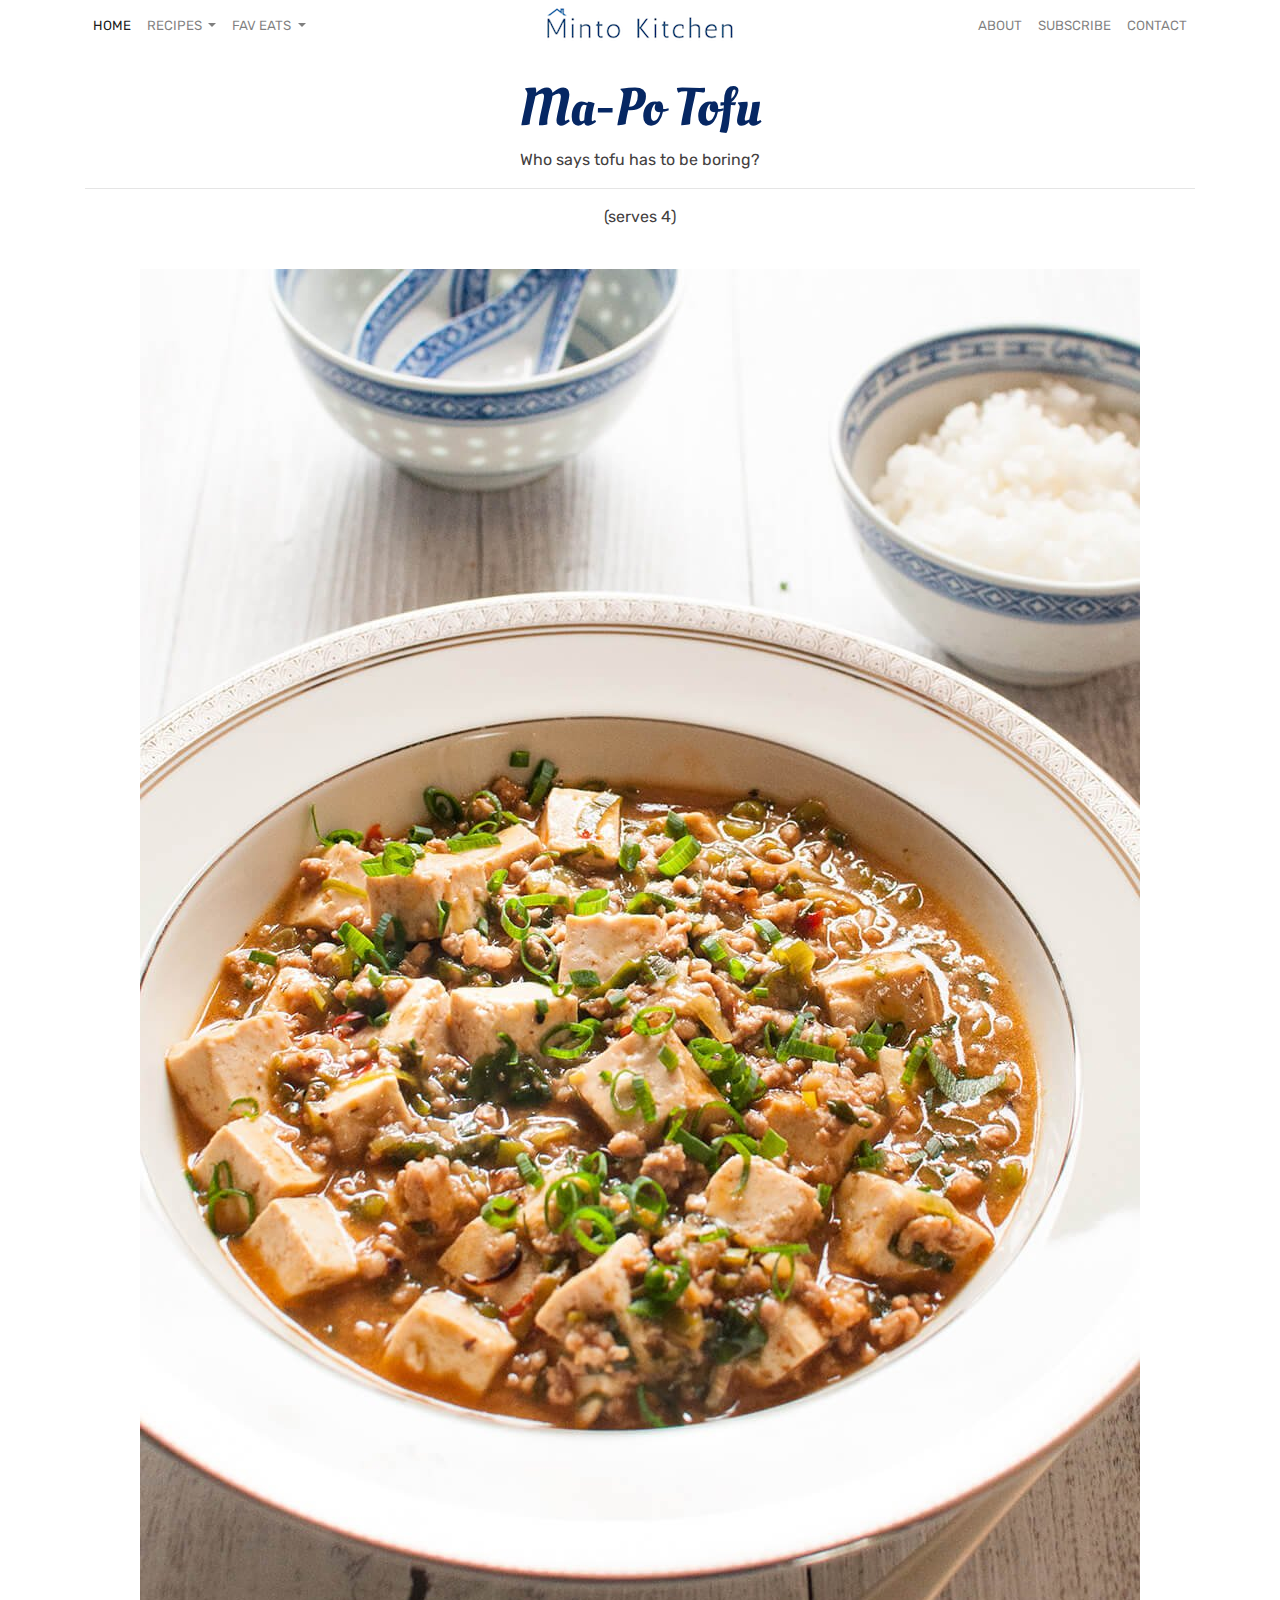
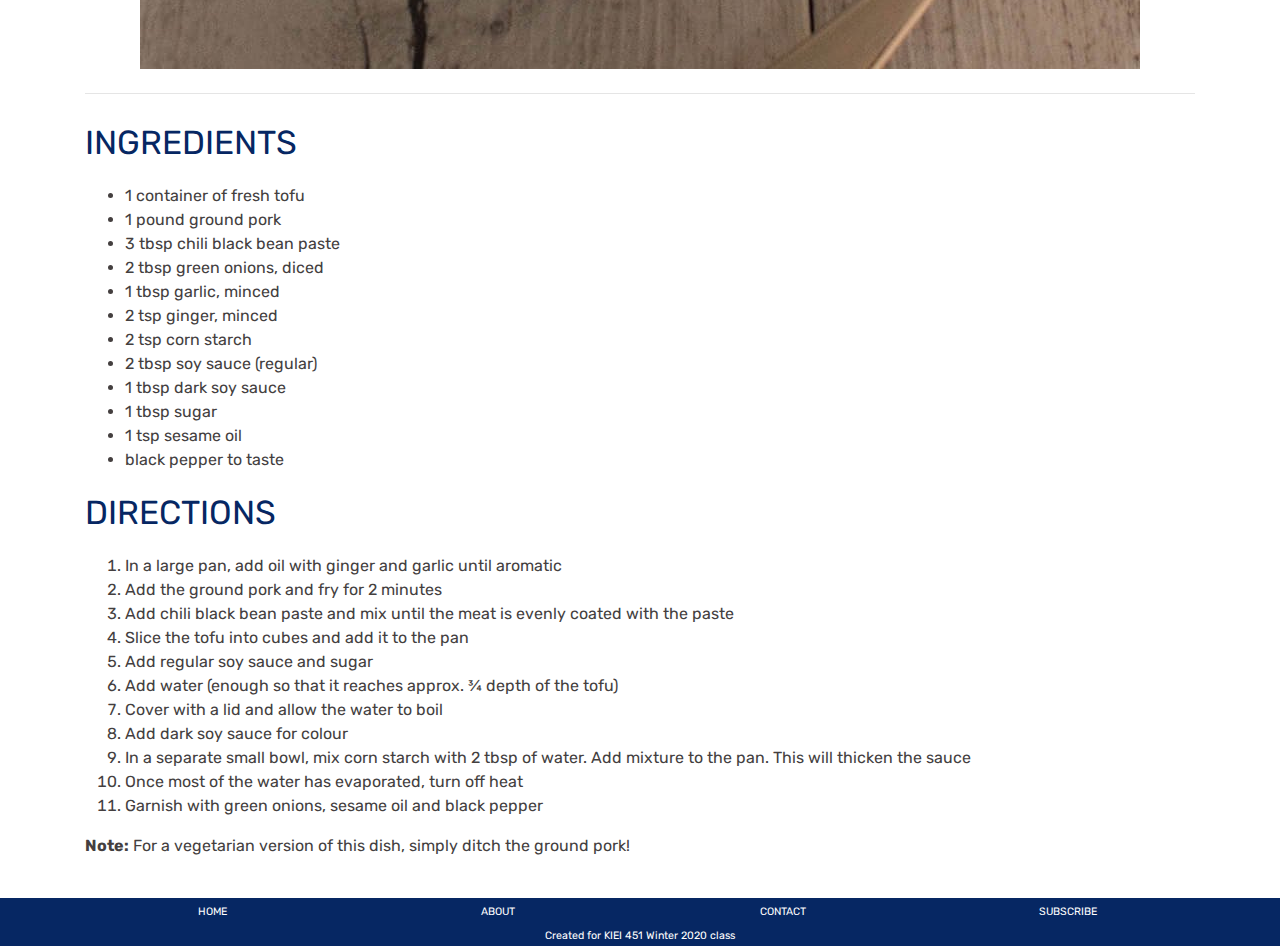
<file: mapotofurecipe.html>
<!doctype html>
<html lang="en">

<head>
  <!-- Required meta tags -->
  <meta charset="utf-8">
  <meta name="viewport" content="width=device-width, initial-scale=1, shrink-to-fit=no">

  <!-- Google Fonts -->
  <link
    href="https://fonts.googleapis.com/css?family=Carter+One|Oleo+Script|Pacifico|Rubik|Shadows+Into+Light&display=swap"
    rel="stylesheet">

  <!-- Font Awesome -->
  <link rel="stylesheet" href="https://use.fontawesome.com/releases/v5.6.3/css/all.css"
    integrity="sha384-UHRtZLI+pbxtHCWp1t77Bi1L4ZtiqrqD80Kn4Z8NTSRyMA2Fd33n5dQ8lWUE00s/" crossorigin="anonymous">

  <!-- Bootstrap CSS -->
  <link rel="stylesheet" href="https://stackpath.bootstrapcdn.com/bootstrap/4.4.1/css/bootstrap.min.css"
    integrity="sha384-Vkoo8x4CGsO3+Hhxv8T/Q5PaXtkKtu6ug5TOeNV6gBiFeWPGFN9MuhOf23Q9Ifjh" crossorigin="anonymous">

  <!-- Your own CSS -->
  <link rel="stylesheet" href="styles.css">

  <!-- Icons -->
  <link rel="stylesheet" href="https://use.fontawesome.com/releases/v5.6.3/css/all.css"
    integrity="sha384-UHRtZLI+pbxtHCWp1t77Bi1L4ZtiqrqD80Kn4Z8NTSRyMA2Fd33n5dQ8lWUE00s/" crossorigin="anonymous">

  <title>Minto Kitchen</title>
</head>

<body>

  <!-- Navbar Element -->
  <nav class="navbar sticky-top navbar-expand-lg navbar-light bg-white">
    <div class="container">
      <a class="navbar-brand" href="index.html">
        <img src="MintoLogo.png">
      </a><button class="navbar-toggler" type="button" data-toggle="collapse" data-target="#navbarNavAltMarkup"
        aria-controls="navbarNavAltMarkup" aria-expanded="false" aria-label="Toggle navigation">
        <span class="navbar-toggler-icon"></span>
      </button>


      <div class="collapse navbar-collapse" id="navbarNavAltMarkup">
        <ul class="navbar-nav mr-auto">
          <li class="nav-item active">
            <a class="nav-link" href="index.html">HOME <span class="sr-only">(current)</span></a>
          </li>
          <li class="nav-item dropdown">
            <a class="nav-link dropdown-toggle" href="latestrecipes.html" id="navbarDropdown" role="button"
              data-toggle="dropdown" aria-haspopup="true" aria-expanded="false">
              RECIPES
            </a>
            <div class="dropdown-menu" aria-labelledby="navbarDropdown">
              <a class="dropdown-item" href="latestrecipes.html">LATEST RECIPES</a>
              <div class="dropdown-divider"></div>
              <a class="dropdown-item disabled" href="">RECIPE INDEX (coming soon!)</a>
            </div>
          </li>
          <li class="nav-item dropdown">
            <a class="nav-link dropdown-toggle" href="faveats.html" id="navbarDropdown" role="button"
              data-toggle="dropdown" aria-haspopup="true" aria-expanded="false">
              FAV EATS
            </a>
            <div class="dropdown-menu" aria-labelledby="navbarDropdown">
              <a class="dropdown-item" href="Vancouver.html">VANCOUVER</a>
              <a class="dropdown-item" href="Taipei.html">TAIPEI</a>
              <div class="dropdown-divider"></div>
              <a class="dropdown-item" href="faveats.html">CITY INDEX</a>
            </div>
          </li>
        </ul>
      </div>

      <div class="collapse navbar-collapse" id="navbarNavAltMarkup">
        <ul class="navbar-nav ml-auto">
          <li class="nav-item">
            <a class="nav-link" href="about.html">ABOUT</a>
          </li>
          <li class="nav-item">
            <a class="nav-link" href="subscribe.html">SUBSCRIBE</a>
          </li>
          <li class="nav-item">
            <a class="nav-link" href="contact.html">CONTACT</a>
          </li>
        </ul>
      </div>
    </div>
  </nav>
  
  <!-- Recipe Elements -->
  <div class="container">
    <div class="row my-4">
      <div class="col text-center">
        <h6>Ma-Po Tofu</h6>
        <p>Who says tofu has to be boring?</p>
        <hr>
        <p>(serves 4)</p>
      </div>
    </div>
  </div>

  <div class="container">
    <div class="row">
      <div class="col text-center">
        <img src="MapoTofu.jpg" class="img-fluid" alt="Responsive image">
        <hr class="my-4">
      </div>
    </div>
  </div>



  <div class="container">
    <div class="row">
      <div class="col">
        <h7>INGREDIENTS</h7>
        <p>
          <ul>
            <li>1 container of fresh tofu</li>
            <li>1 pound ground pork</li>
            <li>3 tbsp chili black bean paste</li>
            <li>2 tbsp green onions, diced</li>
            <li>1 tbsp garlic, minced</li>
            <li>2 tsp ginger, minced</li>
            <li>2 tsp corn starch</li>
            <li>2 tbsp soy sauce (regular)</li>
            <li>1 tbsp dark soy sauce</li>
            <li>1 tbsp sugar</li>
            <li>1 tsp sesame oil</li>
            <li>black pepper to taste</li>
          </ul>
        </p>
      </div>
    </div>
  </div>
  </div>

  <div class="container">
    <div class="row">
      <div class="col">
        <h7>DIRECTIONS</h7>
        <p>
          <ol>
            <li>In a large pan, add oil with ginger and garlic until aromatic</li>
            <li>Add the ground pork and fry for 2 minutes</li>
            <li>Add chili black bean paste and mix until the meat is evenly coated with the paste</li>
            <li>Slice the tofu into cubes and add it to the pan</li>
            <li>Add regular soy sauce and sugar</li>
            <li>Add water (enough so that it reaches approx. ¾ depth of the tofu)</li>
            <li>Cover with a lid and allow the water to boil</li>
            <li>Add dark soy sauce for colour</li>
            <li>In a separate small bowl, mix corn starch with 2 tbsp of water. Add mixture to the pan. This will
              thicken the sauce</li>
            <li>Once most of the water has evaporated, turn off heat</li>
            <li>Garnish with green onions, sesame oil and black pepper</li>
          </ol>
        </p>
        <p><strong>Note:</strong> For a vegetarian version of this dish, simply ditch the ground pork!</p>
      </div>
    </div>
  </div>
  </div>


  <!-- Footer -->



  <div class="footer">
    <div class="container">
      <div class="row mt-4 text-center">
        <div class="col-sm-3">
          <a href="index.html">
            <h9>HOME</h9>
          </a>
        </div>

        <div class="col-sm-3">
          <a href="about.html">
            <h9>ABOUT</h9>
          </a>
        </div>

        <div class="col-sm-3">
          <a href="contact.html">
            <h9>CONTACT</h9>
          </a>
        </div>

        <div class="col-sm-3">
          <a href="subscribe.html">
            <h9>SUBSCRIBE</h9>
          </a>
        </div>
      </div>
    </div>

    <div class="container">
      <div class="row text-center">
        <div class="col text-center">
          <h9>Created for KIEI 451 Winter 2020 class</h9>
        </div>
      </div>
    </div>
  </div>

  <!-- Optional JavaScript -->
  <!-- jQuery first, then Popper.js, then Bootstrap JS -->
  <script src="https://code.jquery.com/jquery-3.4.1.slim.min.js"
    integrity="sha384-J6qa4849blE2+poT4WnyKhv5vZF5SrPo0iEjwBvKU7imGFAV0wwj1yYfoRSJoZ+n"
    crossorigin="anonymous"></script>
  <script src="https://cdn.jsdelivr.net/npm/popper.js@1.16.0/dist/umd/popper.min.js"
    integrity="sha384-Q6E9RHvbIyZFJoft+2mJbHaEWldlvI9IOYy5n3zV9zzTtmI3UksdQRVvoxMfooAo"
    crossorigin="anonymous"></script>
  <script src="https://stackpath.bootstrapcdn.com/bootstrap/4.4.1/js/bootstrap.min.js"
    integrity="sha384-wfSDF2E50Y2D1uUdj0O3uMBJnjuUD4Ih7YwaYd1iqfktj0Uod8GCExl3Og8ifwB6"
    crossorigin="anonymous"></script>

</body>

</html>
</file>
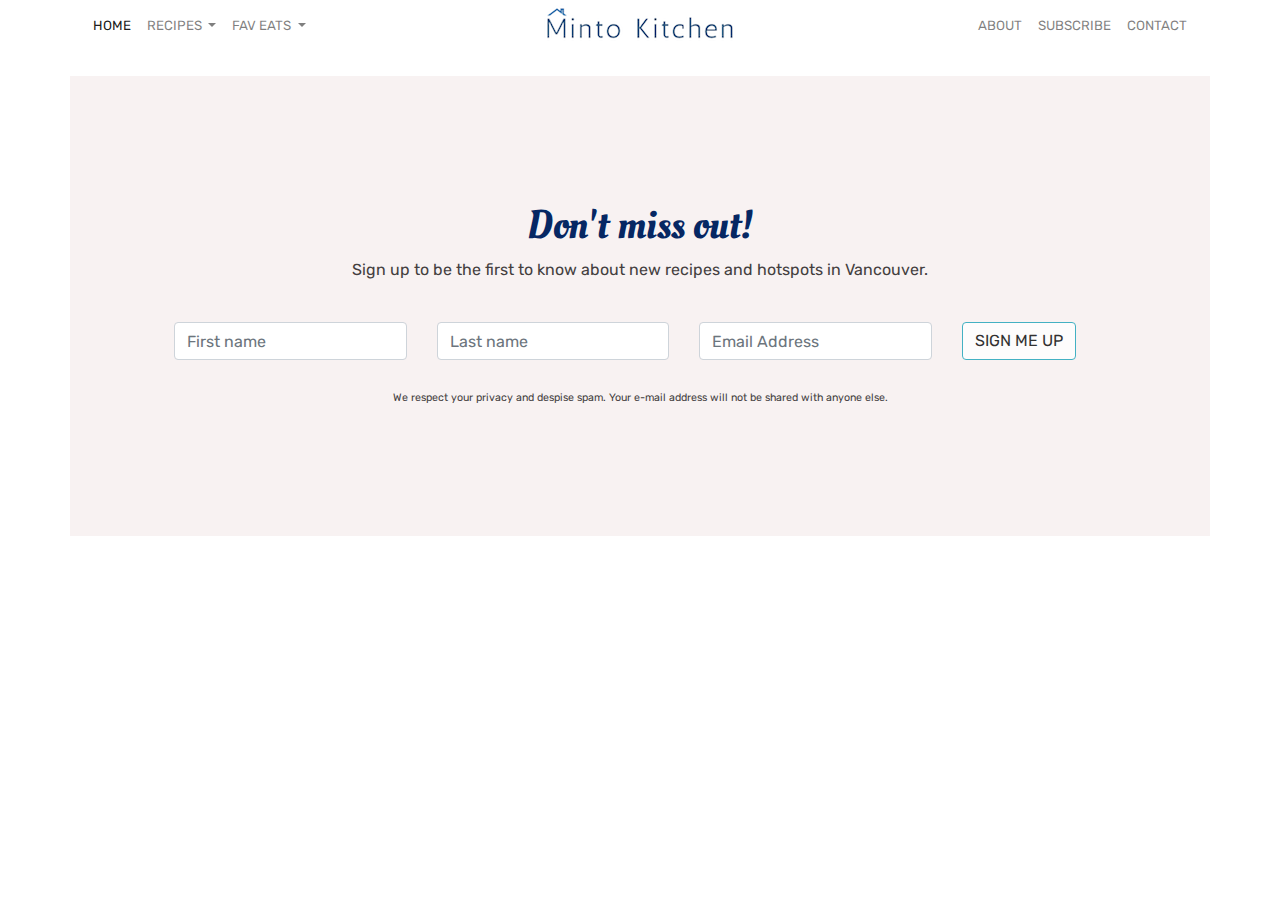
<file: subscribe.html>
<!doctype html>
<html lang="en">

<head>
  <!-- Required meta tags -->
  <meta charset="utf-8">
  <meta name="viewport" content="width=device-width, initial-scale=1, shrink-to-fit=no">

  <!-- Google Fonts -->
  <link
    href="https://fonts.googleapis.com/css?family=Carter+One|Oleo+Script|Pacifico|Rubik|Shadows+Into+Light&display=swap"
    rel="stylesheet">

  <!-- Font Awesome -->
  <link rel="stylesheet" href="https://use.fontawesome.com/releases/v5.6.3/css/all.css"
    integrity="sha384-UHRtZLI+pbxtHCWp1t77Bi1L4ZtiqrqD80Kn4Z8NTSRyMA2Fd33n5dQ8lWUE00s/" crossorigin="anonymous">

  <!-- Bootstrap CSS -->
  <link rel="stylesheet" href="https://stackpath.bootstrapcdn.com/bootstrap/4.4.1/css/bootstrap.min.css"
    integrity="sha384-Vkoo8x4CGsO3+Hhxv8T/Q5PaXtkKtu6ug5TOeNV6gBiFeWPGFN9MuhOf23Q9Ifjh" crossorigin="anonymous">

  <!-- Your own CSS -->
  <link rel="stylesheet" href="styles.css">

  <!-- Icons -->
  <link rel="stylesheet" href="https://use.fontawesome.com/releases/v5.6.3/css/all.css"
    integrity="sha384-UHRtZLI+pbxtHCWp1t77Bi1L4ZtiqrqD80Kn4Z8NTSRyMA2Fd33n5dQ8lWUE00s/" crossorigin="anonymous">

  <title>Minto Kitchen</title>
</head>

<body>

  <!-- Navbar Element -->
  <nav class="navbar sticky-top navbar-expand-lg navbar-light bg-white">
    <div class="container">
      <a class="navbar-brand" href="index.html">
        <img src="MintoLogo.png">
      </a><button class="navbar-toggler" type="button" data-toggle="collapse" data-target="#navbarNavAltMarkup"
        aria-controls="navbarNavAltMarkup" aria-expanded="false" aria-label="Toggle navigation">
        <span class="navbar-toggler-icon"></span>
      </button>


      <div class="collapse navbar-collapse" id="navbarNavAltMarkup">
        <ul class="navbar-nav mr-auto">
          <li class="nav-item active">
            <a class="nav-link" href="index.html">HOME <span class="sr-only">(current)</span></a>
          </li>
          <li class="nav-item dropdown">
            <a class="nav-link dropdown-toggle" href="latestrecipes.html" id="navbarDropdown" role="button"
              data-toggle="dropdown" aria-haspopup="true" aria-expanded="false">
              RECIPES
            </a>
            <div class="dropdown-menu" aria-labelledby="navbarDropdown">
              <a class="dropdown-item" href="latestrecipes.html">LATEST RECIPES</a>
              <div class="dropdown-divider"></div>
              <a class="dropdown-item disabled" href="">RECIPE INDEX (coming soon!)</a>
            </div>
          </li>
          <li class="nav-item dropdown">
            <a class="nav-link dropdown-toggle" href="faveats.html" id="navbarDropdown" role="button"
              data-toggle="dropdown" aria-haspopup="true" aria-expanded="false">
              FAV EATS
            </a>
            <div class="dropdown-menu" aria-labelledby="navbarDropdown">
              <a class="dropdown-item" href="Vancouver.html">VANCOUVER</a>
              <a class="dropdown-item" href="Taipei.html">TAIPEI</a>
              <div class="dropdown-divider"></div>
              <a class="dropdown-item" href="faveats.html">CITY INDEX</a>
            </div>
          </li>
        </ul>
      </div>

      <div class="collapse navbar-collapse" id="navbarNavAltMarkup">
        <ul class="navbar-nav ml-auto">
          <li class="nav-item">
            <a class="nav-link" href="about.html">ABOUT</a>
          </li>
          <li class="nav-item">
            <a class="nav-link" href="subscribe.html">SUBSCRIBE</a>
          </li>
          <li class="nav-item">
            <a class="nav-link" href="contact.html">CONTACT</a>
          </li>
        </ul>
      </div>
    </div>
  </nav>

  <!-- Form -->

  <div class="container subscribe mt-4">
    <div class="row mt-4">
      <div class="col text-center">
        <h1>Don't miss out!</h1>
        <p> Sign up to be the first to know about new recipes and hotspots in Vancouver.</p>
      </div>
    </div>
    <form action="https://formspree.io/xyywgkzq" method="POST">
      <div class="row mt-4">
        <div class="col-md-3">
          <input type="text" class="form-control" placeholder="First name">
        </div>
        <div class="col-md-3">
          <input type="text" class="form-control" placeholder="Last name">
        </div>
        <div class="col-md-3">
          <input type="email" class="form-control" placeholder="Email Address">
        </div>
        <div class="col-md-3">
          <button class="tbn btn btn-outline-info">
            SIGN ME UP
          </button>
        </div>
      </div>
    </form>

    <div class="row mt-4">
      <div class="col text-center">
        <h8>We respect your privacy and despise spam. Your e-mail address will not be shared with anyone else.</h8>
      </div>
    </div>
  </div>

  <!-- Optional JavaScript -->
  <!-- jQuery first, then Popper.js, then Bootstrap JS -->
  <script src="https://code.jquery.com/jquery-3.4.1.slim.min.js"
    integrity="sha384-J6qa4849blE2+poT4WnyKhv5vZF5SrPo0iEjwBvKU7imGFAV0wwj1yYfoRSJoZ+n"
    crossorigin="anonymous"></script>
  <script src="https://cdn.jsdelivr.net/npm/popper.js@1.16.0/dist/umd/popper.min.js"
    integrity="sha384-Q6E9RHvbIyZFJoft+2mJbHaEWldlvI9IOYy5n3zV9zzTtmI3UksdQRVvoxMfooAo"
    crossorigin="anonymous"></script>
  <script src="https://stackpath.bootstrapcdn.com/bootstrap/4.4.1/js/bootstrap.min.js"
    integrity="sha384-wfSDF2E50Y2D1uUdj0O3uMBJnjuUD4Ih7YwaYd1iqfktj0Uod8GCExl3Og8ifwB6"
    crossorigin="anonymous"></script>

</body>

</html>
</file>
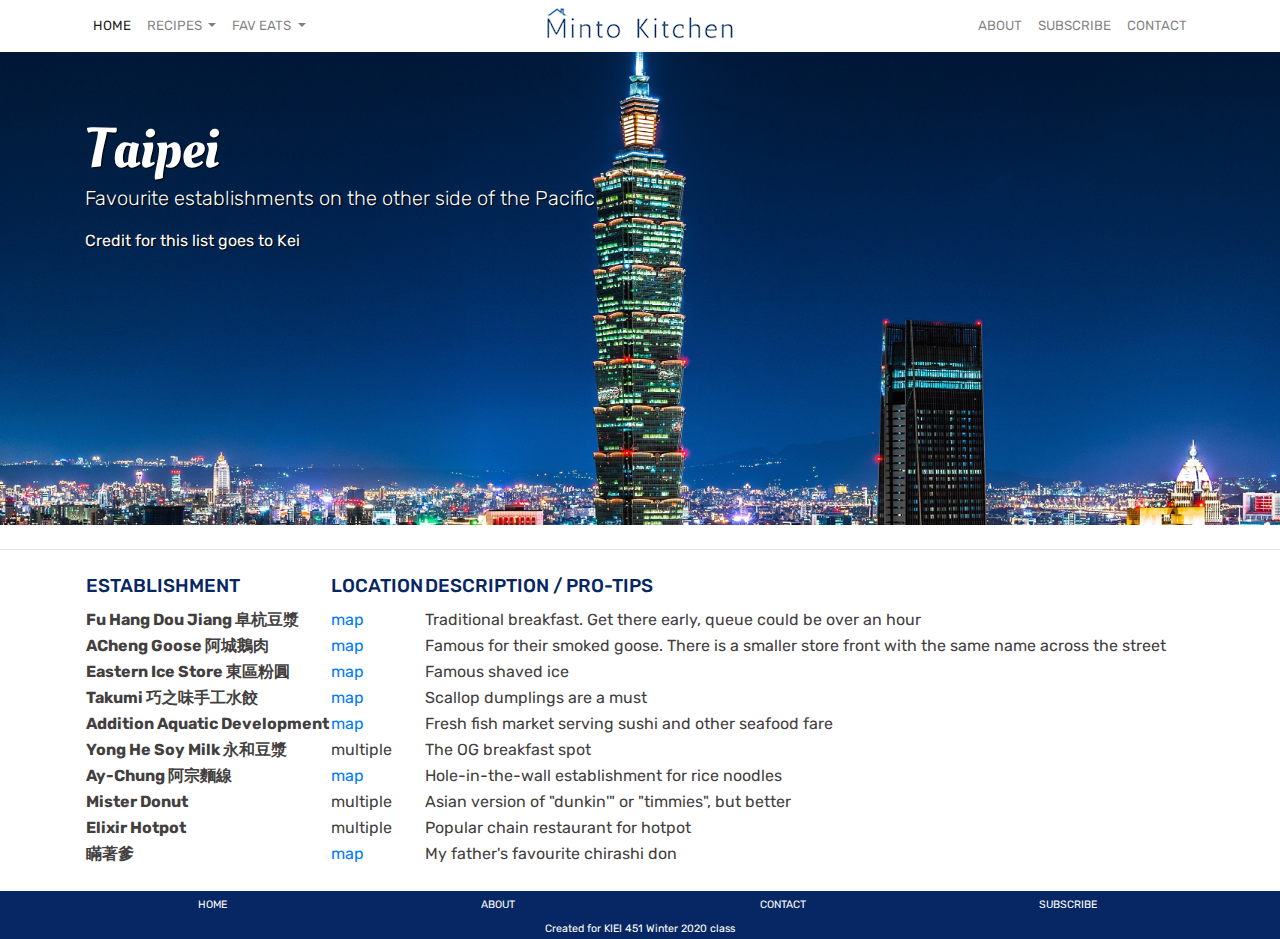
<file: Taipei.html>
<!doctype html>
<html lang="en">

<head>
  <!-- Required meta tags -->
  <meta charset="utf-8">
  <meta name="viewport" content="width=device-width, initial-scale=1, shrink-to-fit=no">

  <!-- Google Fonts -->
  <link
    href="https://fonts.googleapis.com/css?family=Carter+One|Oleo+Script|Pacifico|Rubik|Shadows+Into+Light&display=swap"
    rel="stylesheet">

  <!-- Font Awesome -->
  <link rel="stylesheet" href="https://use.fontawesome.com/releases/v5.6.3/css/all.css"
    integrity="sha384-UHRtZLI+pbxtHCWp1t77Bi1L4ZtiqrqD80Kn4Z8NTSRyMA2Fd33n5dQ8lWUE00s/" crossorigin="anonymous">

  <!-- Bootstrap CSS -->
  <link rel="stylesheet" href="https://stackpath.bootstrapcdn.com/bootstrap/4.4.1/css/bootstrap.min.css"
    integrity="sha384-Vkoo8x4CGsO3+Hhxv8T/Q5PaXtkKtu6ug5TOeNV6gBiFeWPGFN9MuhOf23Q9Ifjh" crossorigin="anonymous">

  <!-- Your own CSS -->
  <link rel="stylesheet" href="styles.css">

  <!-- Icons -->
  <link rel="stylesheet" href="https://use.fontawesome.com/releases/v5.6.3/css/all.css"
    integrity="sha384-UHRtZLI+pbxtHCWp1t77Bi1L4ZtiqrqD80Kn4Z8NTSRyMA2Fd33n5dQ8lWUE00s/" crossorigin="anonymous">

  <title>Minto Kitchen</title>
</head>

<body>

  <!-- Navbar Element -->
  <nav class="navbar sticky-top navbar-expand-lg navbar-light bg-white">
    <div class="container">
      <a class="navbar-brand" href="index.html">
        <img src="MintoLogo.png">
      </a><button class="navbar-toggler" type="button" data-toggle="collapse" data-target="#navbarNavAltMarkup"
        aria-controls="navbarNavAltMarkup" aria-expanded="false" aria-label="Toggle navigation">
        <span class="navbar-toggler-icon"></span>
      </button>


      <div class="collapse navbar-collapse" id="navbarNavAltMarkup">
        <ul class="navbar-nav mr-auto">
          <li class="nav-item active">
            <a class="nav-link" href="index.html">HOME <span class="sr-only">(current)</span></a>
          </li>
          <li class="nav-item dropdown">
            <a class="nav-link dropdown-toggle" href="latestrecipes.html" id="navbarDropdown" role="button"
              data-toggle="dropdown" aria-haspopup="true" aria-expanded="false">
              RECIPES
            </a>
            <div class="dropdown-menu" aria-labelledby="navbarDropdown">
              <a class="dropdown-item" href="latestrecipes.html">LATEST RECIPES</a>
              <div class="dropdown-divider"></div>
              <a class="dropdown-item disabled" href="">RECIPE INDEX (coming soon!)</a>
            </div>
          </li>
          <li class="nav-item dropdown">
            <a class="nav-link dropdown-toggle" href="faveats.html" id="navbarDropdown" role="button"
              data-toggle="dropdown" aria-haspopup="true" aria-expanded="false">
              FAV EATS
            </a>
            <div class="dropdown-menu" aria-labelledby="navbarDropdown">
              <a class="dropdown-item" href="Vancouver.html">VANCOUVER</a>
              <a class="dropdown-item" href="Taipei.html">TAIPEI</a>
              <div class="dropdown-divider"></div>
              <a class="dropdown-item" href="faveats.html">CITY INDEX</a>
            </div>
          </li>
        </ul>
      </div>

      <div class="collapse navbar-collapse" id="navbarNavAltMarkup">
        <ul class="navbar-nav ml-auto">
          <li class="nav-item">
            <a class="nav-link" href="about.html">ABOUT</a>
          </li>
          <li class="nav-item">
            <a class="nav-link" href="subscribe.html">SUBSCRIBE</a>
          </li>
          <li class="nav-item">
            <a class="nav-link" href="contact.html">CONTACT</a>
          </li>
        </ul>
      </div>
    </div>
  </nav>


  <!-- Cityscape -->
  <div class="jumbotron3 jumbotron-fluid">
    <div class="container">
      <h10 class="display-4">Taipei</h10>
      <p class="lead">Favourite establishments on the other side of the Pacific </p>
      <p>Credit for this list goes to Kei</p>
    </div>
  </div>

  <hr class="my-4">

  <div class="container">
    <table class="table-responsive-sm table-borderless">
      <thead>
        <tr>
          <th scope="col">
            <h5>Establishment</h5>
          </th>
          <th scope="col">
            <h5>Location</h5>
          </th>
          <th scope="col">
            <h5>Description / Pro-Tips</h5>
          </th>
        </tr>
      </thead>
      <tbody>
        <tr>
          <th scope="row">Fu Hang Dou Jiang 阜杭豆漿</th>
          <td><a href=https://goo.gl/maps/4qRJrPjsmXNGa3xJ6>map </a> </td> <td>Traditional breakfast. Get there early,
              queue could be over an hour</td>
        </tr>
        <tr>
          <th scope="row">ACheng Goose 阿城鵝肉</th>
          <td><a href=https://goo.gl/maps/TRrPv7xuRuMWbTRh8>map </a> </td> <td>Famous for their smoked goose. There is a
              smaller store front with the same name across the street</td>
        </tr>
        <tr>
          <th scope="row">Eastern Ice Store 東區粉圓</th>
          <td><a href=https://goo.gl/maps/zWFYSscjoFDfys3x8>map </a> </td> <td>Famous shaved ice</td>
        </tr>
        <tr>
          <th scope="row">Takumi 巧之味手工水餃</th>
          <td><a href=https://goo.gl/maps/JQtKhoBBzpjfeeCm9>map </a> </td> <td>Scallop dumplings are a must</td>
        </tr>
        <tr>
          <th scope="row">Addition Aquatic Development</th>
          <td><a href=https://goo.gl/maps/USMFYp6vEAcLtw9Z8>map </a> </td> <td>Fresh fish market serving sushi and other
              seafood fare</td>
        </tr>
        <tr>
          <th scope="row">Yong He Soy Milk 永和豆漿</th>
          <td>multiple</td>
          <td>The OG breakfast spot</td>
        </tr>
        <tr>
          <th scope="row">Ay-Chung 阿宗麵線</th>
          <td><a href=https://goo.gl/maps/JU5hV7yzxddG1ohK8>map </a> </td> <td>Hole-in-the-wall establishment for rice
              noodles</td>
        </tr>
        <tr>
          <th scope="row">Mister Donut</th>
          <td>multiple</td>
          <td>Asian version of "dunkin'" or "timmies", but better</td>
        </tr>
        <tr>
          <th scope="row">Elixir Hotpot</th>
          <td>multiple</td>
          <td>Popular chain restaurant for hotpot</td>
        </tr>
        <tr>
          <th scope="row">瞞著爹</th>
          <td><a href=https://goo.gl/maps/BuV3nmYA9Db67g8z5>map </a> </td> <td>My father's favourite chirashi don</td>
        </tr>
      </tbody>
    </table>
  </div>


  <!-- Footer -->



  <div class="footer">
    <div class="container">
      <div class="row mt-4 text-center">
        <div class="col-sm-3">
          <a href="index.html">
            <h9>HOME</h9>
          </a>
        </div>

        <div class="col-sm-3">
          <a href="about.html">
            <h9>ABOUT</h9>
          </a>
        </div>

        <div class="col-sm-3">
          <a href="contact.html">
            <h9>CONTACT</h9>
          </a>
        </div>

        <div class="col-sm-3">
          <a href="subscribe.html">
            <h9>SUBSCRIBE</h9>
          </a>
        </div>
      </div>
    </div>

    <div class="container">
      <div class="row text-center">
        <div class="col text-center">
          <h9>Created for KIEI 451 Winter 2020 class</h9>
        </div>
      </div>
    </div>
  </div>

  <!-- Optional JavaScript -->
  <!-- jQuery first, then Popper.js, then Bootstrap JS -->
  <script src="https://code.jquery.com/jquery-3.4.1.slim.min.js"
    integrity="sha384-J6qa4849blE2+poT4WnyKhv5vZF5SrPo0iEjwBvKU7imGFAV0wwj1yYfoRSJoZ+n"
    crossorigin="anonymous"></script>
  <script src="https://cdn.jsdelivr.net/npm/popper.js@1.16.0/dist/umd/popper.min.js"
    integrity="sha384-Q6E9RHvbIyZFJoft+2mJbHaEWldlvI9IOYy5n3zV9zzTtmI3UksdQRVvoxMfooAo"
    crossorigin="anonymous"></script>
  <script src="https://stackpath.bootstrapcdn.com/bootstrap/4.4.1/js/bootstrap.min.js"
    integrity="sha384-wfSDF2E50Y2D1uUdj0O3uMBJnjuUD4Ih7YwaYd1iqfktj0Uod8GCExl3Og8ifwB6"
    crossorigin="anonymous"></script>

</body>

</html>
</file>
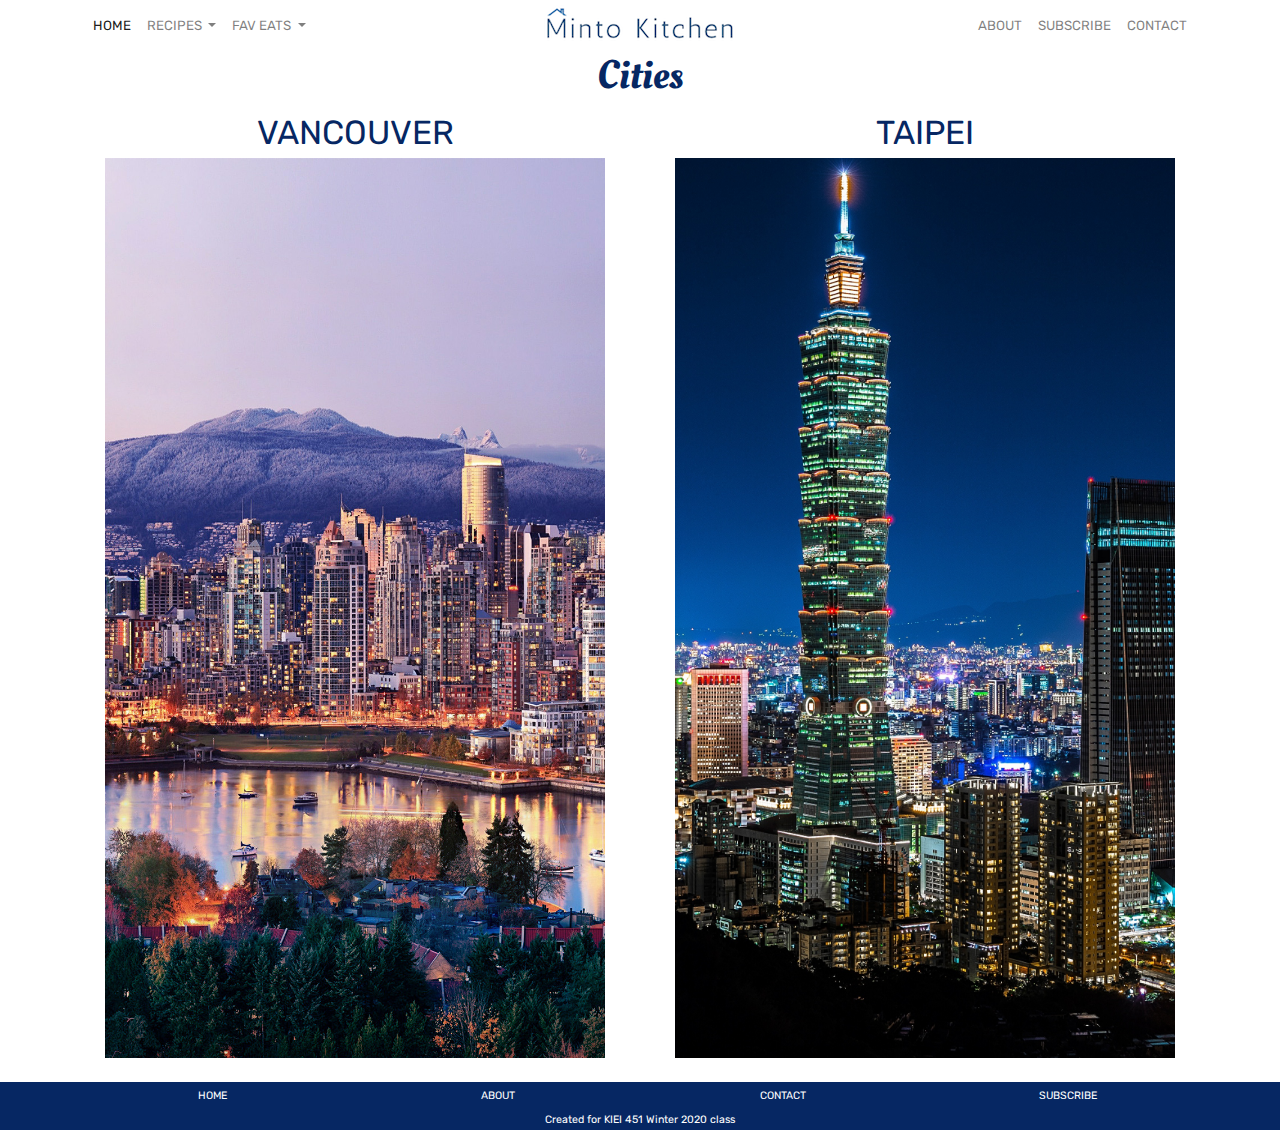
<file: test.html>
<!doctype html>
<html lang="en">

<head>
  <!-- Required meta tags -->
  <meta charset="utf-8">
  <meta name="viewport" content="width=device-width, initial-scale=1, shrink-to-fit=no">

  <!-- Google Fonts -->
  <link
    href="https://fonts.googleapis.com/css?family=Carter+One|Oleo+Script|Pacifico|Rubik|Shadows+Into+Light&display=swap"
    rel="stylesheet">

  <!-- Font Awesome -->
  <link rel="stylesheet" href="https://use.fontawesome.com/releases/v5.6.3/css/all.css"
    integrity="sha384-UHRtZLI+pbxtHCWp1t77Bi1L4ZtiqrqD80Kn4Z8NTSRyMA2Fd33n5dQ8lWUE00s/" crossorigin="anonymous">

  <!-- Bootstrap CSS -->
  <link rel="stylesheet" href="https://stackpath.bootstrapcdn.com/bootstrap/4.4.1/css/bootstrap.min.css"
    integrity="sha384-Vkoo8x4CGsO3+Hhxv8T/Q5PaXtkKtu6ug5TOeNV6gBiFeWPGFN9MuhOf23Q9Ifjh" crossorigin="anonymous">

  <!-- Your own CSS -->
  <link rel="stylesheet" href="styles.css">

  <!-- Icons -->
  <link rel="stylesheet" href="https://use.fontawesome.com/releases/v5.6.3/css/all.css"
    integrity="sha384-UHRtZLI+pbxtHCWp1t77Bi1L4ZtiqrqD80Kn4Z8NTSRyMA2Fd33n5dQ8lWUE00s/" crossorigin="anonymous">

  <title>Minto Kitchen</title>
</head>

<body>

  <!-- Navbar Element -->
  <nav class="navbar sticky-top navbar-expand-lg navbar-light bg-white">
    <div class="container">
      <a class="navbar-brand" href="index.html">
        <img src="MintoLogo.png">
      </a><button class="navbar-toggler" type="button" data-toggle="collapse" data-target="#navbarNavAltMarkup"
        aria-controls="navbarNavAltMarkup" aria-expanded="false" aria-label="Toggle navigation">
        <span class="navbar-toggler-icon"></span>
      </button>


      <div class="collapse navbar-collapse" id="navbarNavAltMarkup">
        <ul class="navbar-nav mr-auto">
          <li class="nav-item active">
            <a class="nav-link" href="index.html">HOME <span class="sr-only">(current)</span></a>
          </li>
          <li class="nav-item dropdown">
            <a class="nav-link dropdown-toggle" href="latestrecipes.html" id="navbarDropdown" role="button"
              data-toggle="dropdown" aria-haspopup="true" aria-expanded="false">
              RECIPES
            </a>
            <div class="dropdown-menu" aria-labelledby="navbarDropdown">
              <a class="dropdown-item" href="latestrecipes.html">LATEST RECIPES</a>
              <div class="dropdown-divider"></div>
              <a class="dropdown-item disabled" href="">RECIPE INDEX (coming soon!)</a>
            </div>
          </li>
          <li class="nav-item dropdown">
            <a class="nav-link dropdown-toggle" href="faveats.html" id="navbarDropdown" role="button"
              data-toggle="dropdown" aria-haspopup="true" aria-expanded="false">
              FAV EATS
            </a>
            <div class="dropdown-menu" aria-labelledby="navbarDropdown">
              <a class="dropdown-item" href="Vancouver.html">VANCOUVER</a>
              <a class="dropdown-item" href="Taipei.html">TAIPEI</a>
              <div class="dropdown-divider"></div>
              <a class="dropdown-item" href="faveats.html">CITY INDEX</a>
            </div>
          </li>
        </ul>
      </div>

      <div class="collapse navbar-collapse" id="navbarNavAltMarkup">
        <ul class="navbar-nav ml-auto">
          <li class="nav-item">
            <a class="nav-link" href="about.html">ABOUT</a>
          </li>
          <li class="nav-item">
            <a class="nav-link" href="subscribe.html">SUBSCRIBE</a>
          </li>
          <li class="nav-item">
            <a class="nav-link" href="contact.html">CONTACT</a>
          </li>
        </ul>
      </div>
    </div>
  </nav>

  <!-- Main content -->

  <div class="container cities">
    <div class="row text-center">
      <div class="col text-center">
        <h1>Cities</h1>
      </div>
    </div>
  </div>

  <div class="container cities">
    <div class="row text-center">
      <div class="col-6 text-center">
        <a href="Vancouver.html">
          <h7>Vancouver</h7>
        </a>
        <img src="vancity.jpg">
      </div>

      <div class="col-6 text-center">
        <a href="Taipei.html">
          <h7>Taipei</h7>
        </a>
        <img src="taipei2.png">
      </div>
    </div>
  </div>


  <!-- Footer -->



  <div class="footer">
    <div class="container">
      <div class="row mt-4 text-center">
        <div class="col-sm-3">
          <a href="index.html">
            <h9>HOME</h9>
          </a>
        </div>

        <div class="col-sm-3">
          <a href="about.html">
            <h9>ABOUT</h9>
          </a>
        </div>

        <div class="col-sm-3">
          <a href="contact.html">
            <h9>CONTACT</h9>
          </a>
        </div>

        <div class="col-sm-3">
          <a href="subscribe.html">
            <h9>SUBSCRIBE</h9>
          </a>
        </div>
      </div>
    </div>

    <div class="container">
      <div class="row text-center">
        <div class="col text-center">
          <h9>Created for KIEI 451 Winter 2020 class</h9>
        </div>
      </div>
    </div>
  </div>

  <!-- Optional JavaScript -->
  <!-- jQuery first, then Popper.js, then Bootstrap JS -->
  <script src="https://code.jquery.com/jquery-3.4.1.slim.min.js"
    integrity="sha384-J6qa4849blE2+poT4WnyKhv5vZF5SrPo0iEjwBvKU7imGFAV0wwj1yYfoRSJoZ+n"
    crossorigin="anonymous"></script>
  <script src="https://cdn.jsdelivr.net/npm/popper.js@1.16.0/dist/umd/popper.min.js"
    integrity="sha384-Q6E9RHvbIyZFJoft+2mJbHaEWldlvI9IOYy5n3zV9zzTtmI3UksdQRVvoxMfooAo"
    crossorigin="anonymous"></script>
  <script src="https://stackpath.bootstrapcdn.com/bootstrap/4.4.1/js/bootstrap.min.js"
    integrity="sha384-wfSDF2E50Y2D1uUdj0O3uMBJnjuUD4Ih7YwaYd1iqfktj0Uod8GCExl3Og8ifwB6"
    crossorigin="anonymous"></script>

</body>

</html>
</file>
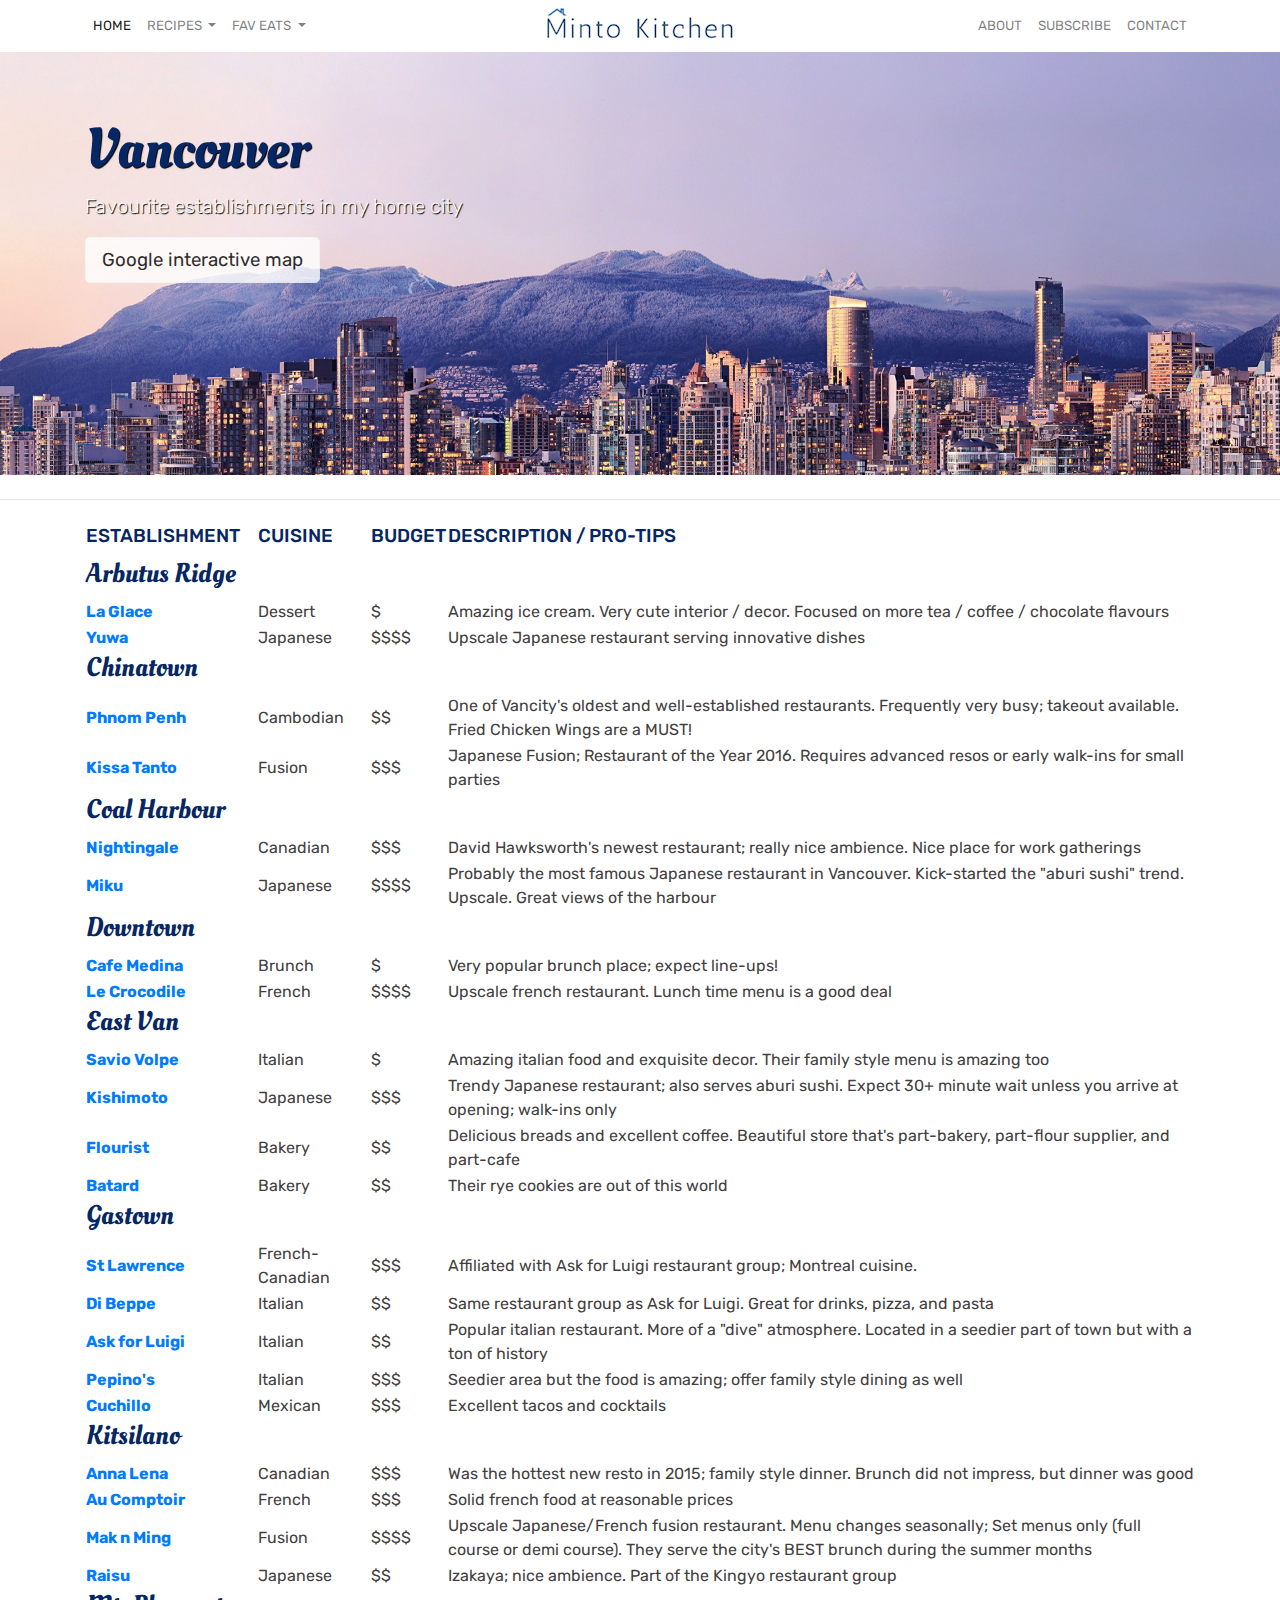
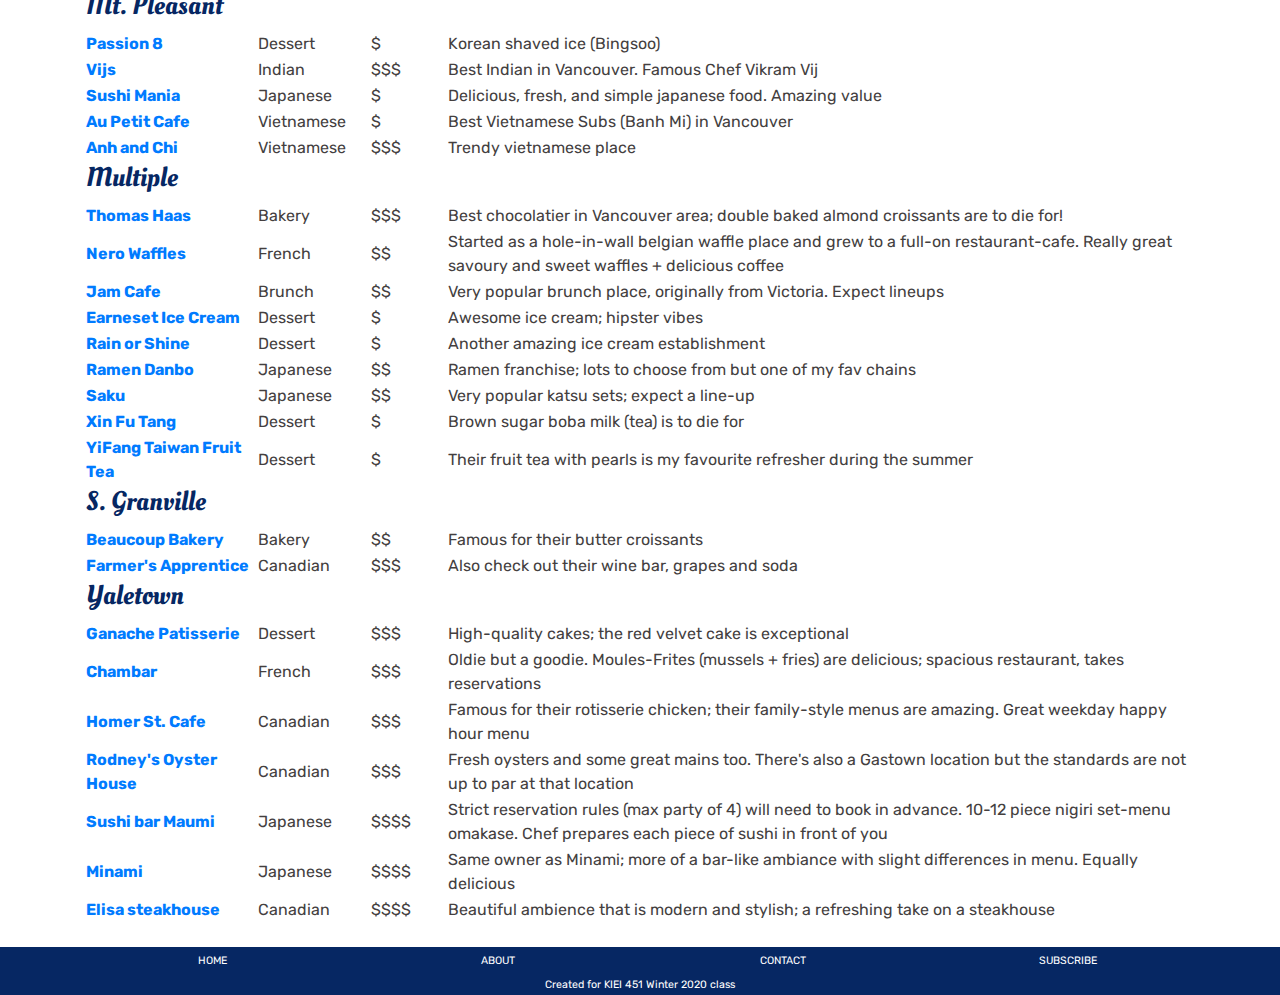
<file: Vancouver.html>
<!doctype html>
<html lang="en">

<head>
  <!-- Required meta tags -->
  <meta charset="utf-8">
  <meta name="viewport" content="width=device-width, initial-scale=1, shrink-to-fit=no">

  <!-- Google Fonts -->
  <link
    href="https://fonts.googleapis.com/css?family=Carter+One|Oleo+Script|Pacifico|Rubik|Shadows+Into+Light&display=swap"
    rel="stylesheet">

  <!-- Font Awesome -->
  <link rel="stylesheet" href="https://use.fontawesome.com/releases/v5.6.3/css/all.css"
    integrity="sha384-UHRtZLI+pbxtHCWp1t77Bi1L4ZtiqrqD80Kn4Z8NTSRyMA2Fd33n5dQ8lWUE00s/" crossorigin="anonymous">

  <!-- Bootstrap CSS -->
  <link rel="stylesheet" href="https://stackpath.bootstrapcdn.com/bootstrap/4.4.1/css/bootstrap.min.css"
    integrity="sha384-Vkoo8x4CGsO3+Hhxv8T/Q5PaXtkKtu6ug5TOeNV6gBiFeWPGFN9MuhOf23Q9Ifjh" crossorigin="anonymous">

  <!-- Your own CSS -->
  <link rel="stylesheet" href="styles.css">

  <!-- Icons -->
  <link rel="stylesheet" href="https://use.fontawesome.com/releases/v5.6.3/css/all.css"
    integrity="sha384-UHRtZLI+pbxtHCWp1t77Bi1L4ZtiqrqD80Kn4Z8NTSRyMA2Fd33n5dQ8lWUE00s/" crossorigin="anonymous">

  <title>Minto Kitchen</title>
</head>

<body>

  <!-- Navbar Element -->
  <nav class="navbar sticky-top navbar-expand-lg navbar-light bg-white">
    <div class="container">
      <a class="navbar-brand" href="index.html">
        <img src="MintoLogo.png">
      </a><button class="navbar-toggler" type="button" data-toggle="collapse" data-target="#navbarNavAltMarkup"
        aria-controls="navbarNavAltMarkup" aria-expanded="false" aria-label="Toggle navigation">
        <span class="navbar-toggler-icon"></span>
      </button>


      <div class="collapse navbar-collapse" id="navbarNavAltMarkup">
        <ul class="navbar-nav mr-auto">
          <li class="nav-item active">
            <a class="nav-link" href="index.html">HOME <span class="sr-only">(current)</span></a>
          </li>
          <li class="nav-item dropdown">
            <a class="nav-link dropdown-toggle" href="latestrecipes.html" id="navbarDropdown" role="button"
              data-toggle="dropdown" aria-haspopup="true" aria-expanded="false">
              RECIPES
            </a>
            <div class="dropdown-menu" aria-labelledby="navbarDropdown">
              <a class="dropdown-item" href="latestrecipes.html">LATEST RECIPES</a>
              <div class="dropdown-divider"></div>
              <a class="dropdown-item disabled" href="">RECIPE INDEX (coming soon!)</a>
            </div>
          </li>
          <li class="nav-item dropdown">
            <a class="nav-link dropdown-toggle" href="faveats.html" id="navbarDropdown" role="button"
              data-toggle="dropdown" aria-haspopup="true" aria-expanded="false">
              FAV EATS
            </a>
            <div class="dropdown-menu" aria-labelledby="navbarDropdown">
              <a class="dropdown-item" href="Vancouver.html">VANCOUVER</a>
              <a class="dropdown-item" href="Taipei.html">TAIPEI</a>
              <div class="dropdown-divider"></div>
              <a class="dropdown-item" href="faveats.html">CITY INDEX</a>
            </div>
          </li>
        </ul>
      </div>

      <div class="collapse navbar-collapse" id="navbarNavAltMarkup">
        <ul class="navbar-nav ml-auto">
          <li class="nav-item">
            <a class="nav-link" href="about.html">ABOUT</a>
          </li>
          <li class="nav-item">
            <a class="nav-link" href="subscribe.html">SUBSCRIBE</a>
          </li>
          <li class="nav-item">
            <a class="nav-link" href="contact.html">CONTACT</a>
          </li>
        </ul>
      </div>
    </div>
  </nav>


  <!-- Cityscape -->
  <div class="jumbotron2 jumbotron-fluid">
    <div class="container">
      <h1 class="display-4">Vancouver</h1>
      <p class="lead">Favourite establishments in my home city</p>
      <a class="btn btn-outline-light btn-lg"
        href="https://www.google.com/maps/d/u/0/edit?mid=18cfTUpFseaPutGziYr_LsExLzFNWwvi7&ll=49.64067439966966%2C-123.08095064999998&z=9"
        role="button"><i class="fas fa-map-marked-alt"></i> Google interactive map</a>
    </div>
  </div>

  <hr class="my-4">

  <div class="container">
    <table class="table-responsive-sm table-borderless">
      <thead>
        <tr>
          <th scope="col">
            <h5>Establishment</h5>
          </th>
          <th scope="col">
            <h5>Cuisine</h5>
          </th>
          <th scope="col">
            <h5>Budget</h5>
          </th>
          <th scope="col">
            <h5>Description / Pro-Tips</h5>
          </th>
        </tr>
      </thead>
      <tbody>
        <!-- Arbutus -->
        <tr>
          <th scope="row">
            <h2>Arbutus Ridge</h2>
          </th>
        </tr>
        <tr>
          <th scope="row"><a href=https://www.laglace.ca/>La Glace</a> </th> <td>Dessert</td>
          <td>$</td>
          <td>Amazing ice cream. Very cute interior / decor. Focused on more tea / coffee / chocolate flavours</td>
        </tr>
        <tr>
          <th scope="row"><a href=https://www.yuwa.ca/>Yuwa </a> </th> <td>Japanese</td>
          <td>$$$$</td>
          <td>Upscale Japanese restaurant serving innovative dishes</td>
        </tr>
        <!-- Chinatown -->
        <tr>
          <th scope="row">
            <h2>Chinatown</h2>
          </th>
        </tr>
        <tr>
          <th scope="row"><a href=http://www.phnompenhrestaurant.ca/>Phnom Penh</a> </th> <td>Cambodian</td>
          <td>$$</td>
          <td>One of Vancity's oldest and well-established restaurants. Frequently very busy; takeout available. Fried
            Chicken Wings are a MUST!</td>
        </tr>
        <tr>
          <th scope="row"><a href=http://www.kissatanto.com/>Kissa Tanto</a> </th> <td>Fusion</td>
          <td>$$$</td>
          <td>Japanese Fusion; Restaurant of the Year 2016. Requires advanced resos or early walk-ins for small parties
          </td>
        </tr>

        <!-- Coal Harbour -->
        <tr>
          <th scope="row">
            <h2>Coal Harbour</h2>
          </th>
        </tr>
        <tr>
          <th scope="row"><a href=https://hawknightingale.com/>Nightingale </a> </th> <td>Canadian</td>
          <td>$$$</td>
          <td>David Hawksworth's newest restaurant; really nice ambience. Nice place for work gatherings</td>
        </tr>
        <tr>
          <th scope="row"><a href=https://mikurestaurant.com/>Miku </a> </th> <td>Japanese</td>
          <td>$$$$</td>
          <td>Probably the most famous Japanese restaurant in Vancouver. Kick-started the "aburi sushi" trend. Upscale.
            Great views of the harbour</td>
        </tr>

        <!-- Downtown -->
        <tr>
          <th scope="row">
            <h2>Downtown</h2>
          </th>
        </tr>
        <tr>
          <th scope="row"><a href=http://www.medinacafe.com/>Cafe Medina </a> </th> <td>Brunch</td>
          <td>$</td>
          <td>Very popular brunch place; expect line-ups!</td>
        </tr>
        <tr>
          <th scope="row"><a href=http://lecrocodilerestaurant.com/>Le Crocodile </a> </th> <td>French</td>
          <td>$$$$</td>
          <td>Upscale french restaurant. Lunch time menu is a good deal</td>
        </tr>

        <!-- East Van-->
        <tr>
          <th scope="row">
            <h2>East Van</h2>
          </th>
        </tr>
        <tr>
          <th scope="row"><a href=http://www.saviovolpe.com/>Savio Volpe </a> </th> <td>Italian</td>
          <td>$</td>
          <td>Amazing italian food and exquisite decor. Their family style menu is amazing too</td>
        </tr>
        <tr>
          <th scope="row"><a href=https://www.kishimotorestaurant.com/>Kishimoto </a> </th> <td>Japanese</td>
          <td>$$$</td>
          <td>Trendy Japanese restaurant; also serves aburi sushi. Expect 30+ minute wait unless you arrive at opening;
            walk-ins only</td>
        </tr>
        <tr>
          <th scope="row"><a href=https://flourist.com/>Flourist </a> </th> <td>Bakery</td>
          <td>$$</td>
          <td>Delicious breads and excellent coffee. Beautiful store that's part-bakery, part-flour supplier, and
            part-cafe</td>
        </tr>
        <tr>
          <th scope="row"><a href=http://batardbakery.com/menu>Batard </a> </th> <td>Bakery</td>
          <td>$$</td>
          <td>Their rye cookies are out of this world</td>
        </tr>

        <!-- Gastown-->
        <tr>
          <th scope="row">
            <h2>Gastown</h2>
          </th>
        </tr>
        <tr>
          <th scope="row"><a href=https://www.stlawrencerestaurant.com/>St Lawrence </a> </th> <td>French-Canadian</td>
          <td>$$$</td>
          <td>Affiliated with Ask for Luigi restaurant group; Montreal cuisine.</td>
        </tr>
        <tr>
          <th scope="row"><a href=https://www.dibeppe.com/>Di Beppe </a> </th> <td>Italian</td>
          <td>$$</td>
          <td>Same restaurant group as Ask for Luigi. Great for drinks, pizza, and pasta</td>
        </tr>
        <tr>
          <th scope="row"><a href=http://www.askforluigi.com/>Ask for Luigi </a> </th> <td>Italian</td>
          <td>$$</td>
          <td>Popular italian restaurant. More of a "dive" atmosphere. Located in a seedier part of town but with a ton
            of history</td>
        </tr>
        <tr>
          <th scope="row"><a href=https://pepinos.ca/>Pepino's </a> </th> <td>Italian</td>
          <td>$$$</td>
          <td>Seedier area but the food is amazing; offer family style dining as well</td>
        </tr>
        <tr>
          <th scope="row"><a href=http://www.cuchillo.ca/>Cuchillo </a> </th> <td>Mexican</td>
          <td>$$$</td>
          <td>Excellent tacos and cocktails</td>
        </tr>

        <!-- Kitsilano-->
        <tr>
          <th scope="row">
            <h2>Kitsilano</h2>
          </th>
        </tr>
        <tr>
          <th scope="row"><a href=http://www.annalena.ca/>Anna Lena </a> </th> <td>Canadian</td>
          <td>$$$</td>
          <td>Was the hottest new resto in 2015; family style dinner. Brunch did not impress, but dinner was good</td>
        </tr>
        <tr>
          <th scope="row"><a href=http://aucomptoir.ca/>Au Comptoir </a> </th> <td>French</td>
          <td>$$$</td>
          <td>Solid french food at reasonable prices</td>
        </tr>
        <tr>
          <th scope="row"><a href=https://www.maknming.com/>Mak n Ming </a> </th> <td>Fusion</td>
          <td>$$$$</td>
          <td>Upscale Japanese/French fusion restaurant. Menu changes seasonally; Set menus only (full course or demi
            course). They serve the city's BEST brunch during the summer months</td>
        </tr>
        <tr>
          <th scope="row"><a href=http://www.raisu.ca/>Raisu </a> </th> <td>Japanese</td>
          <td>$$</td>
          <td>Izakaya; nice ambience. Part of the Kingyo restaurant group</td>
        </tr>

        <!-- Mount Pleasant -->
        <tr>
          <th scope="row">
            <h2>Mt. Pleasant</h2>
          </th>
        </tr>
        <tr>
          <th scope="row"><a href=https://www.yelp.com/biz/passion8-dessert-cafe-vancouver>Passion 8 </a> </th>
              <td>Dessert</td>
          <td>$</td>
          <td>Korean shaved ice (Bingsoo)</td>
        </tr>
        <tr>
          <th scope="row"><a href=https://vijs.ca/>Vijs </a> </th> <td>Indian</td>
          <td>$$$</td>
          <td>Best Indian in Vancouver. Famous Chef Vikram Vij</td>
        </tr>
        <tr>
          <th scope="row"><a href=https://www.yelp.com/biz/sushi-mania-vancouver>Sushi Mania </a> </th> <td>Japanese
              </td>
          <td>$</td>
          <td>Delicious, fresh, and simple japanese food. Amazing value</td>
        </tr>
        <tr>
          <th scope="row"><a href=https://www.yelp.ca/biz/au-petit-caf%C3%A9-vancouver-2>Au Petit Cafe </a> </th>
              <td>Vietnamese
              </td>
          <td>$</td>
          <td>Best Vietnamese Subs (Banh Mi) in Vancouver</td>
        </tr>
        <tr>
          <th scope="row"><a href=https://www.anhandchi.com/>Anh and Chi </a> </th> <td>Vietnamese
              </td>
          <td>$$$</td>
          <td>Trendy vietnamese place</td>
        </tr>

        <!-- Multiple Locations -->
        <tr>
          <th scope="row">
            <h2>Multiple</h2>
          </th>
        </tr>
        <tr>
          <th scope="row"><a href=https://www.thomashaas.com/>Thomas Haas </a> </th> <td>Bakery</td>
          <td>$$$</td>
          <td>Best chocolatier in Vancouver area; double baked almond croissants are to die for!</td>
        </tr>
        <tr>
          <th scope="row"><a href=http://www.nerowafflebar.com/>Nero Waffles </a> </th> <td>French</td>
          <td>$$</td>
          <td>Started as a hole-in-wall belgian waffle place and grew to a full-on restaurant-cafe. Really great savoury
            and sweet waffles + delicious coffee</td>
        </tr>
        <tr>
          <th scope="row"><a href=https://jamcafes.com/vancouver/>Jam Cafe </a> </th> <td>Brunch</td>
          <td>$$</td>
          <td>Very popular brunch place, originally from Victoria. Expect lineups</td>
        </tr>
        <tr>
          <th scope="row"><a href=https://earnesticecream.com/>Earneset Ice Cream </a> </th> <td>Dessert</td>
          <td>$</td>
          <td>Awesome ice cream; hipster vibes</td>
        </tr>
        <tr>
          <th scope="row"><a href=http://rainorshineicecream.com/>Rain or Shine </a> </th> <td>Dessert</td>
          <td>$</td>
          <td>Another amazing ice cream establishment</td>
        </tr>
        <tr>
          <th scope="row"><a href=https://www.yelp.ca/biz/ramen-danbo-vancouver/>Ramen Danbo </a> </th> <td>Japanese
              </td>
          <td>$$</td>
          <td>Ramen franchise; lots to choose from but one of my fav chains</td>
        </tr>
        <tr>
          <th scope="row"><a href=https://www.sakuvancouver.com/>Saku </a> </th> <td>Japanese
              </td>
          <td>$$</td>
          <td>Very popular katsu sets; expect a line-up</td>
        </tr>
        <tr>
          <th scope="row"><a href=https://www.xingfutang.ca/>Xin Fu Tang </a> </th> <td>Dessert
              </td>
          <td>$</td>
          <td>Brown sugar boba milk (tea) is to die for</td>
        </tr>
        <tr>
          <th scope="row"><a href=https://yifangtea.ca/>YiFang Taiwan Fruit Tea </a> </th> <td>Dessert
              </td>
          <td>$</td>
          <td>Their fruit tea with pearls is my favourite refresher during the summer</td>
        </tr>

        <!-- South Granville -->
        <tr>
          <th scope="row">
            <h2>S. Granville</h2>
          </th>
        </tr>
        <tr>
          <th scope="row"><a href=http://www.beaucoupbakery.com/>Beaucoup Bakery </a> </th> <td>Bakery</td>
          <td>$$</td>
          <td>Famous for their butter croissants</td>
        </tr>
        <tr>
          <th scope="row"><a href=https://www.farmersapprentice.ca/>Farmer's Apprentice </a> </th> <td>Canadian</td>
          <td>$$$</td>
          <td>Also check out their wine bar, grapes and soda</td>
        </tr>

        <!-- Yaletown -->
        <tr>
          <th scope="row">
            <h2>Yaletown</h2>
          </th>
        </tr>
        <tr>
          <th scope="row"><a href=http://www.ganacheyaletown.com/>Ganache Patisserie </a> </th> <td>Dessert</td>
          <td>$$$</td>
          <td>High-quality cakes; the red velvet cake is exceptional</td>
        </tr>
        <tr>
          <th scope="row"><a href=https://www.chambar.com/>Chambar </a> </th> <td>French</td>
          <td>$$$</td>
          <td>Oldie but a goodie. Moules-Frites (mussels + fries) are delicious; spacious restaurant, takes reservations
          </td>
        </tr>
        <tr>
          <th scope="row"><a href=http://homerstreetcafebar.com/>Homer St. Cafe</a> </th> <td>Canadian
              </td>
          <td>$$$</td>
          <td>Famous for their rotisserie chicken; their family-style menus are amazing. Great weekday happy hour menu
          </td>
        </tr>
        <tr>
          <th scope="row"><a href=https://rodneysoysterhouse.com/>Rodney's Oyster House </a> </th> <td>Canadian
              </td>
          <td>$$$</td>
          <td>Fresh oysters and some great mains too. There's also a Gastown location but the standards are not up to
            par at that location</td>
        </tr>
        <tr>
          <th scope="row"><a href=https://www.sushibarmaumi.ca/>Sushi bar Maumi </a> </th> <td>Japanese
              </td>
          <td>$$$$</td>
          <td>Strict reservation rules (max party of 4) will need to book in advance. 10-12 piece nigiri set-menu
            omakase. Chef prepares each piece of sushi in front of you</td>
        </tr>
        <tr>
          <th scope="row"><a href=https://minamisushi.com/>Minami </a> </th> <td>Japanese
              </td>
          <td>$$$$</td>
          <td>Same owner as Minami; more of a bar-like ambiance with slight differences in menu. Equally delicious</td>
        </tr>
        <tr>
          <th scope="row"><a href=https://elisasteak.com/>Elisa steakhouse </a> </th> <td>Canadian
              </td>
          <td>$$$$</td>
          <td>Beautiful ambience that is modern and stylish; a refreshing take on a steakhouse </td>
        </tr>
      </tbody>
    </table>
  </div>


  <!-- Footer -->

  <div class="footer">
    <div class="container">
      <div class="row mt-4 text-center">
        <div class="col-sm-3">
          <a href="index.html">
            <h9>HOME</h9>
          </a>
        </div>

        <div class="col-sm-3">
          <a href="about.html">
            <h9>ABOUT</h9>
          </a>
        </div>

        <div class="col-sm-3">
          <a href="contact.html">
            <h9>CONTACT</h9>
          </a>
        </div>

        <div class="col-sm-3">
          <a href="subscribe.html">
            <h9>SUBSCRIBE</h9>
          </a>
        </div>
      </div>
    </div>

    <div class="container">
      <div class="row text-center">
        <div class="col text-center">
          <h9>Created for KIEI 451 Winter 2020 class</h9>
        </div>
      </div>
    </div>
  </div>

  <!-- Optional JavaScript -->
  <!-- jQuery first, then Popper.js, then Bootstrap JS -->
  <script src="https://code.jquery.com/jquery-3.4.1.slim.min.js"
    integrity="sha384-J6qa4849blE2+poT4WnyKhv5vZF5SrPo0iEjwBvKU7imGFAV0wwj1yYfoRSJoZ+n"
    crossorigin="anonymous"></script>
  <script src="https://cdn.jsdelivr.net/npm/popper.js@1.16.0/dist/umd/popper.min.js"
    integrity="sha384-Q6E9RHvbIyZFJoft+2mJbHaEWldlvI9IOYy5n3zV9zzTtmI3UksdQRVvoxMfooAo"
    crossorigin="anonymous"></script>
  <script src="https://stackpath.bootstrapcdn.com/bootstrap/4.4.1/js/bootstrap.min.js"
    integrity="sha384-wfSDF2E50Y2D1uUdj0O3uMBJnjuUD4Ih7YwaYd1iqfktj0Uod8GCExl3Og8ifwB6"
    crossorigin="anonymous"></script>

</body>

</html>
</file>
<file: styles.css>
/* Typography */
  body {
    /* Everything is Raleway */
    font-family: 'Rubik', sans-serif;
    font-size: 12pt;
    color: rgb(68, 63, 63)
  }

  h1{
    font-family: 'Oleo Script', cursive;
    font-size: 30pt;
    color: rgb(6,39,99)
  }

  h2 {
    font-family: 'Oleo Script', cursive;
      font-size: 20pt;
      color: rgb(6, 39, 99)
  }

  h3 {
      font-family: 'Rubik',sans-serif;
      font-size: 14pt;
      color: grey;
      text-transform: uppercase;
  }

  h4 {
    font-family: 'Rubik',sans-serif;
    font-size: 18pt;
    color: grey;
    text-transform: uppercase;
    }

  h5 {
    font-family: 'Rubik',sans-serif;
    font-size: 14pt;
    color: rgb(6,39,99);
    text-transform: uppercase;
    }

  h6 {
    font-family: 'Oleo Script', cursive;
        font-size: 40pt;
        color: rgb(6,39,99)
  }

  h7 {
      font-family: 'Rubik', sans-serif;
      font-size: 25pt;
      color: rgb(6,39,99);
      text-transform: uppercase;
  }

  h8 {
    font-family: 'Rubik', sans-serif;
    font-size: 8pt;
    color: rgb(68, 63, 63)
  }

  h9 {
    font-family: 'Rubik', sans-serif;
    font-size: 8pt;
    color: white
  }

  h10 {
    font-family: 'Oleo Script', cursive;
    font-size: 10pt;
    color: white
  }

  /* Navbar background color */
  .navbar {
    background-color: white;
    font-size: 10pt;
  }
  
  .navbar-brand{
    position: absolute;
    left: 50%;
    transform:translateX(-50%);
    display: block;
  }
  
  .navbar-brand img {
    width: 200px;
    height: 41px;
  }

  .navbar-toggler img{
    float: none;
  }
  .btn {
      background-color: white;
      opacity: 80%;
      color: black;
  }

  .dropdown-item{
    font-size: 10pt;
  }

  /* Index Jumbotron background and font styles */
  .jumbotron {
    /* Background */
    background-attachment: fixed;
    background-image: url(foodwithtable.jpg);
    background-repeat: no-repeat;
    background-size: cover;
  
    padding-top: 15%;
    padding-bottom: 15%;

    /* Fonts */
    color: white;
  }
  
  .btn-outline-light {
      font-size: 14pt;
      justify-content: center
  }

  /* Main page images */
  .col-sm-4 img {
    height: 396.2px;
    width: 283px;
    object-fit: cover;
  }

  .featured img {
    height: 300px;
    width: 500px;
    object-fit: cover;
  }

  /* Recipe Elements */

  .recipe img {
      max-height: none;
      width: 1100px;
      object-fit: cover;
  }
  
  /* Card Elements */
  .card img{
      height: 500px;
      object-fit: cover;
  }

  /* Fav Cities  */

  .cities img{
      height: 900px;
      width: 500px;
      object-fit: cover;
  }

  /* City Establishments */
    /* Vancouver */
  .jumbotron2 {
    /* Background */
    background-attachment: fixed;
    background-image: url(vancity.jpg);
    background-repeat: no-repeat;
    background-size: cover;
  
    padding-top: 5%;
    padding-bottom: 15%;

    /* Fonts */
    /* The text-shadow helps the white text stand out better on a darker background */
    color: white;
    text-shadow: 1px 1px 1px black;
  }

  .btn-outline-light {
    color: black;
    text-shadow: none;
  }

    /* Taipei */
  .jumbotron3 {
    /* Background */
    background-attachment: fixed;
    background-image: url(taipei2.png);
    background-repeat: no-repeat;
    background-size: cover;
  
    padding-top: 5%;
    padding-bottom: 20%;

    /* Fonts */
    /* The text-shadow helps the white text stand out better on a darker background */
    color: white;
    text-shadow: 1px 1px 1px black;
  }
  
  /* About Page */
  #headshot img{
    height: 500px;
    width: 400px;
    object-fit: cover;
  }
  
  /* Subscribe form */
  .subscribe {
    background-color: rgb(248, 242, 242);
    padding-top: 8%;
    padding-bottom: 10%;
  }
  .subscribe form {
    padding-left: 8%
  }
  /* The footer */
  .footer {
      background-color: rgb(6,39,99);
      position: bottom;
      text-align: center;
  }
</file>
